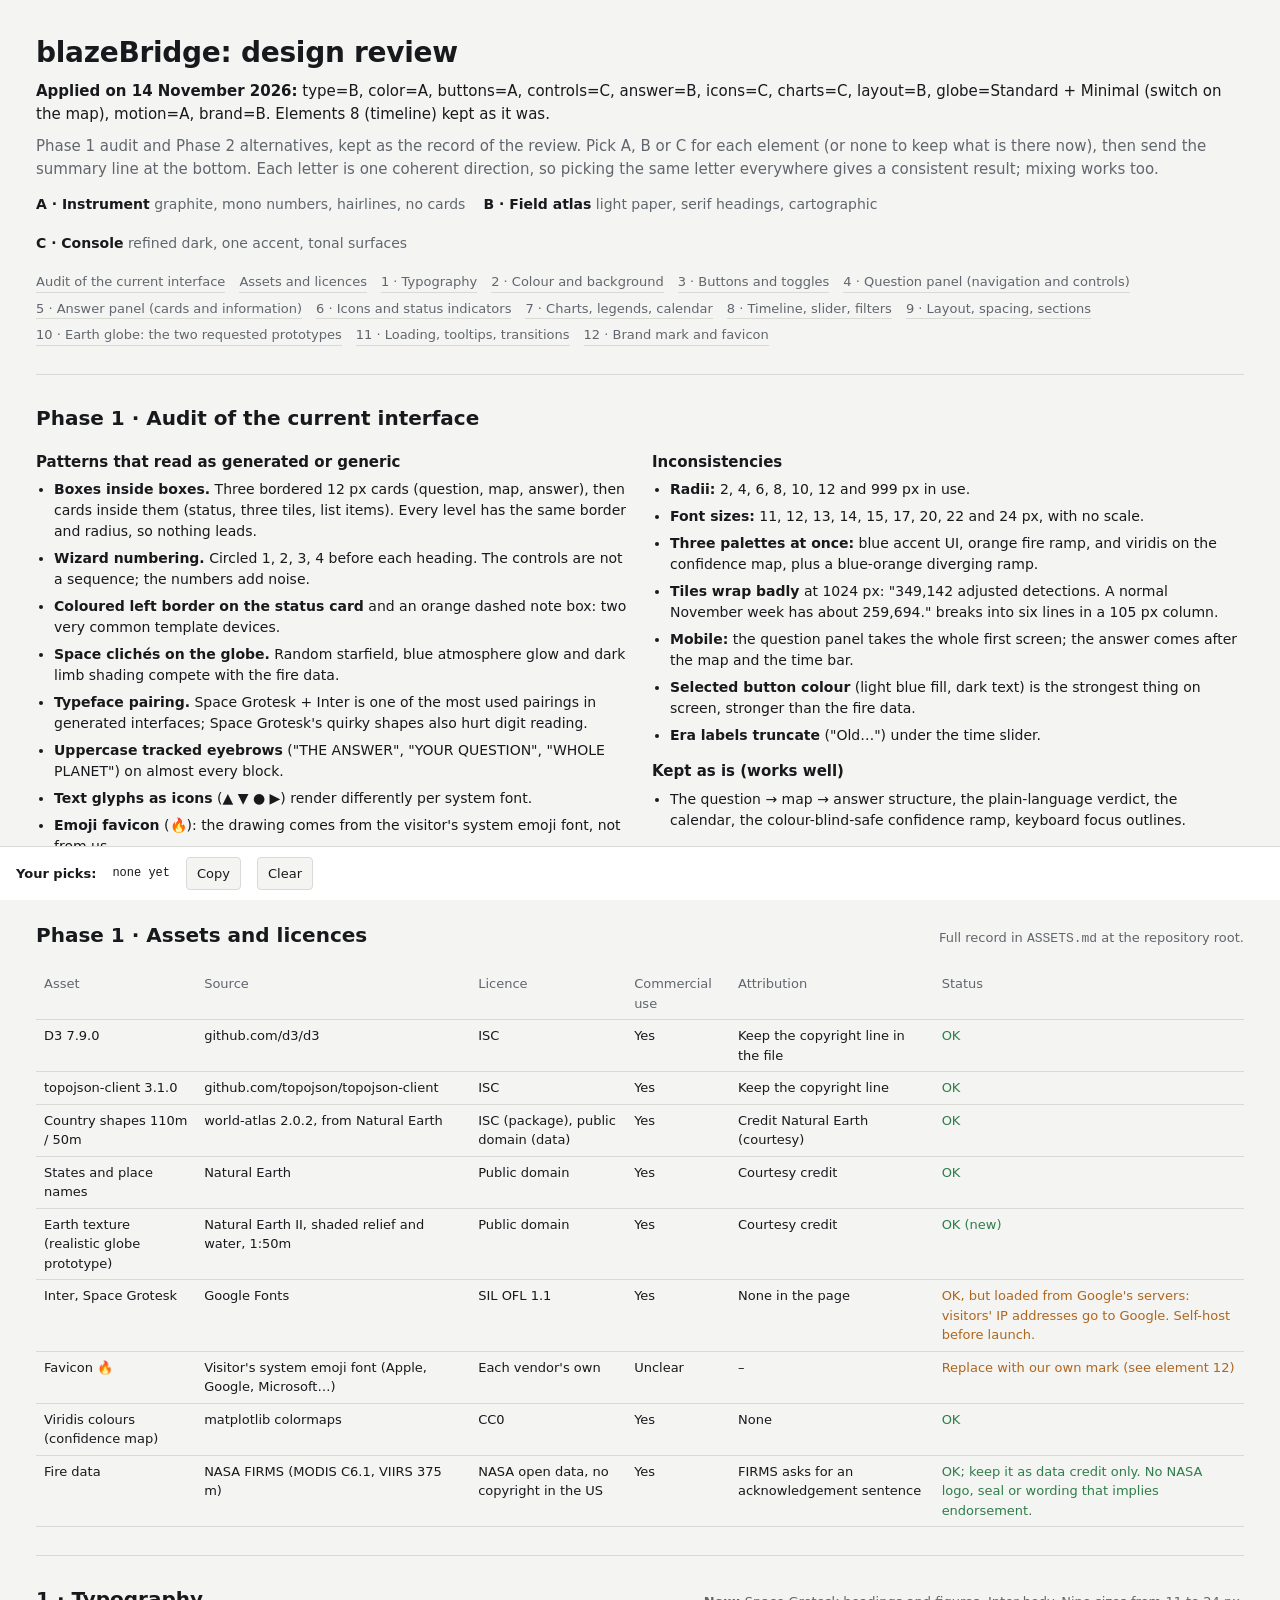
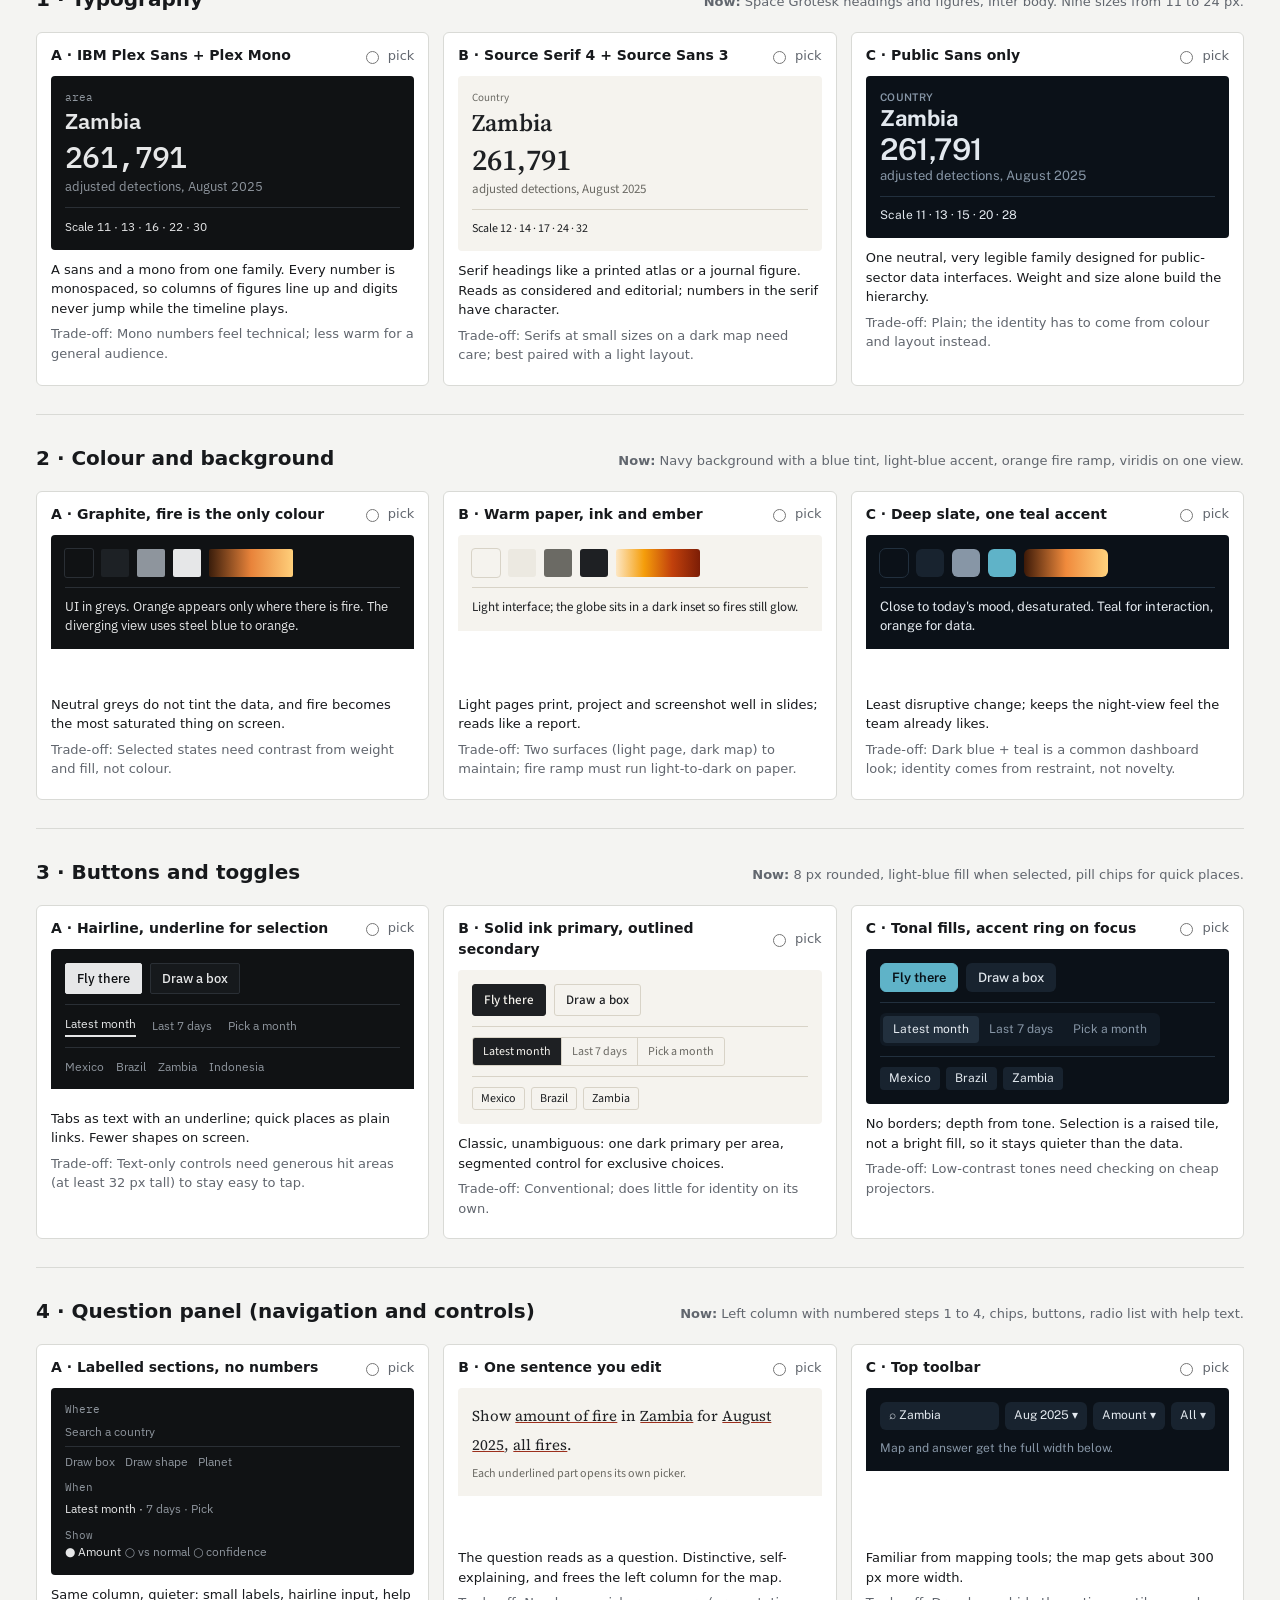
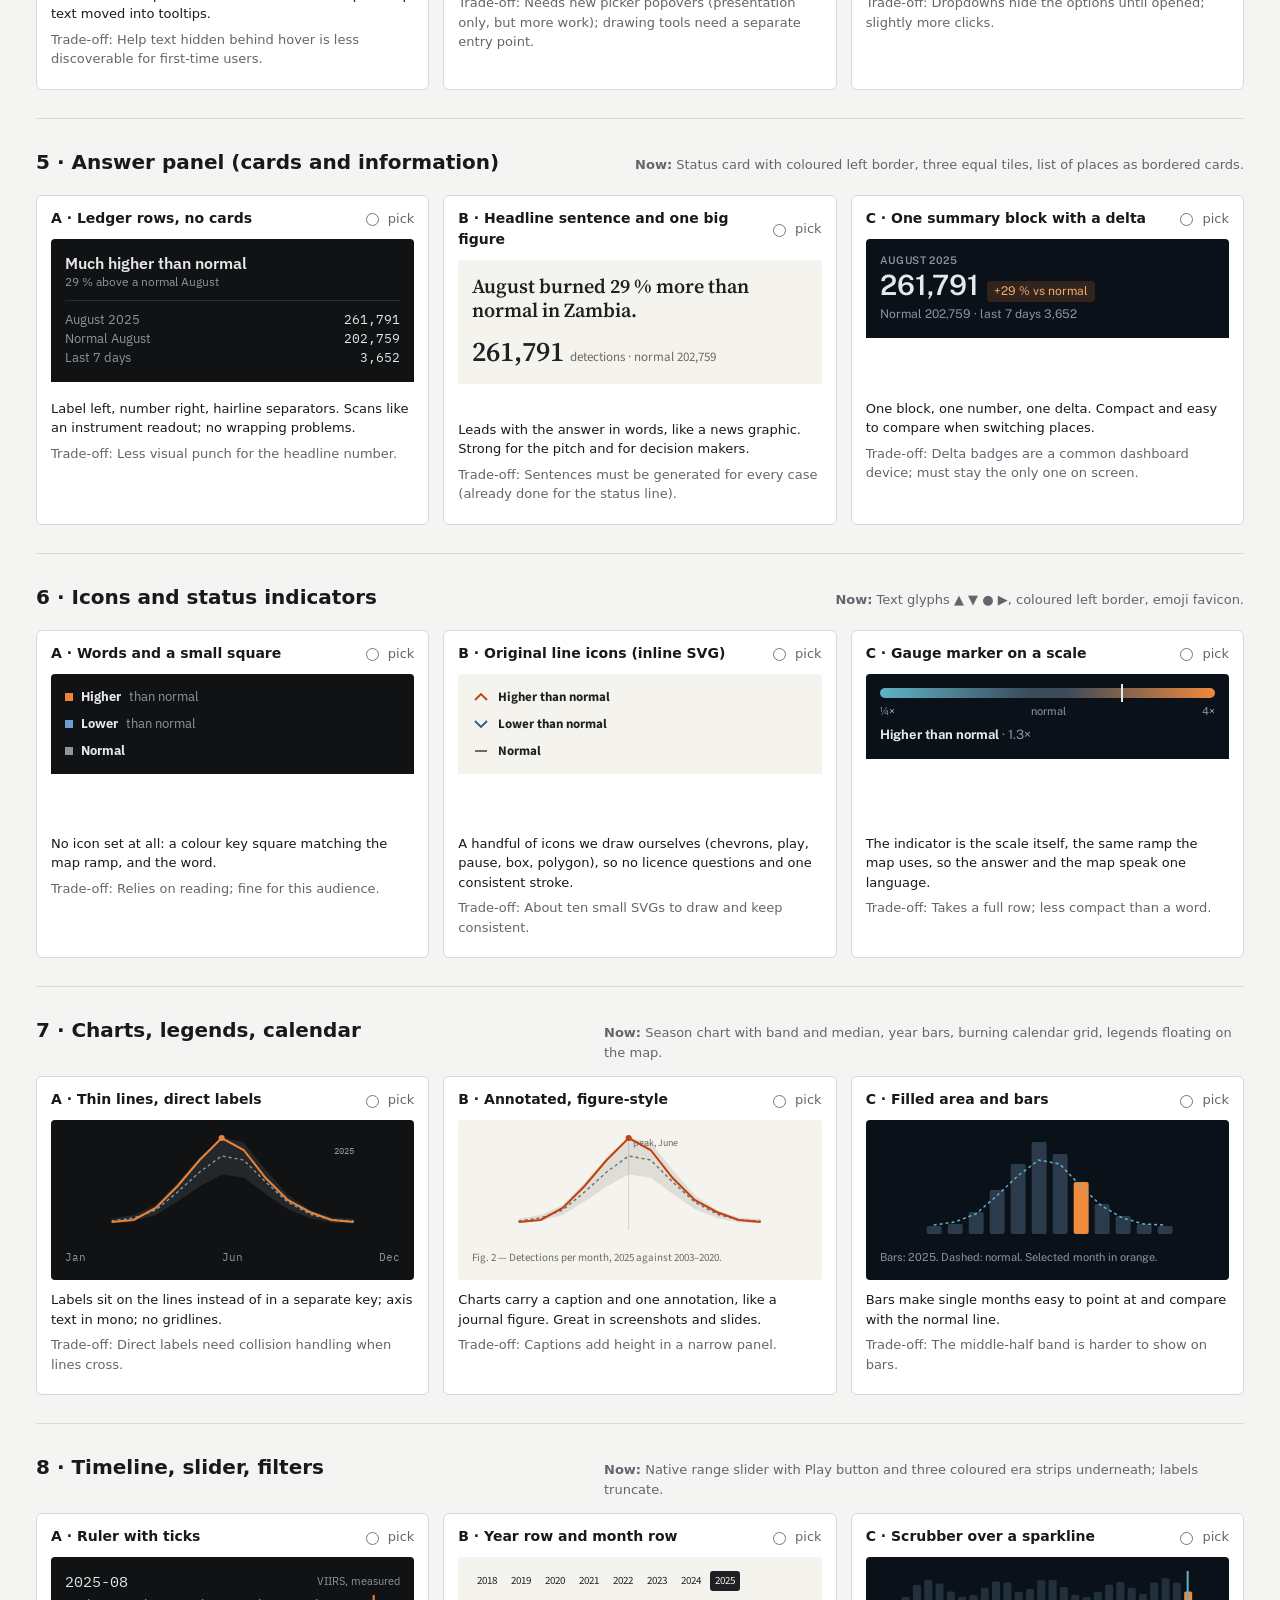
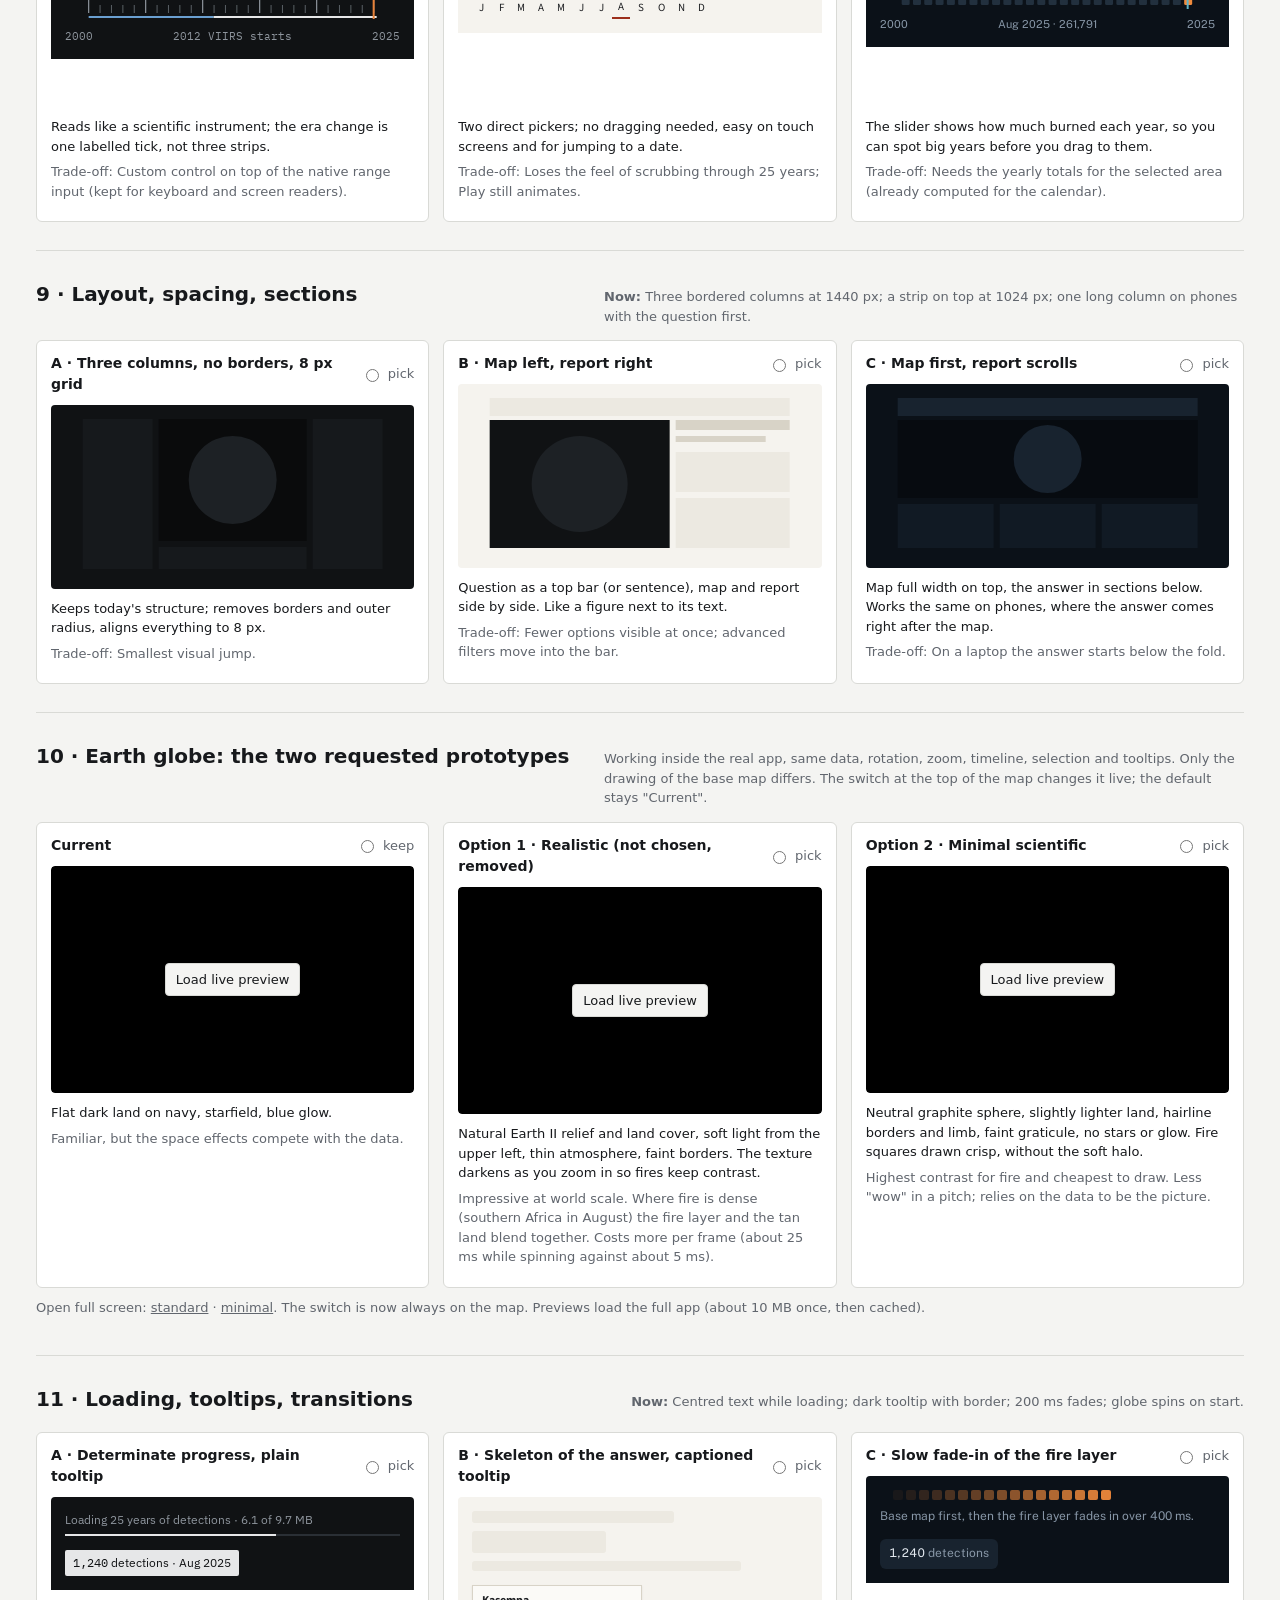
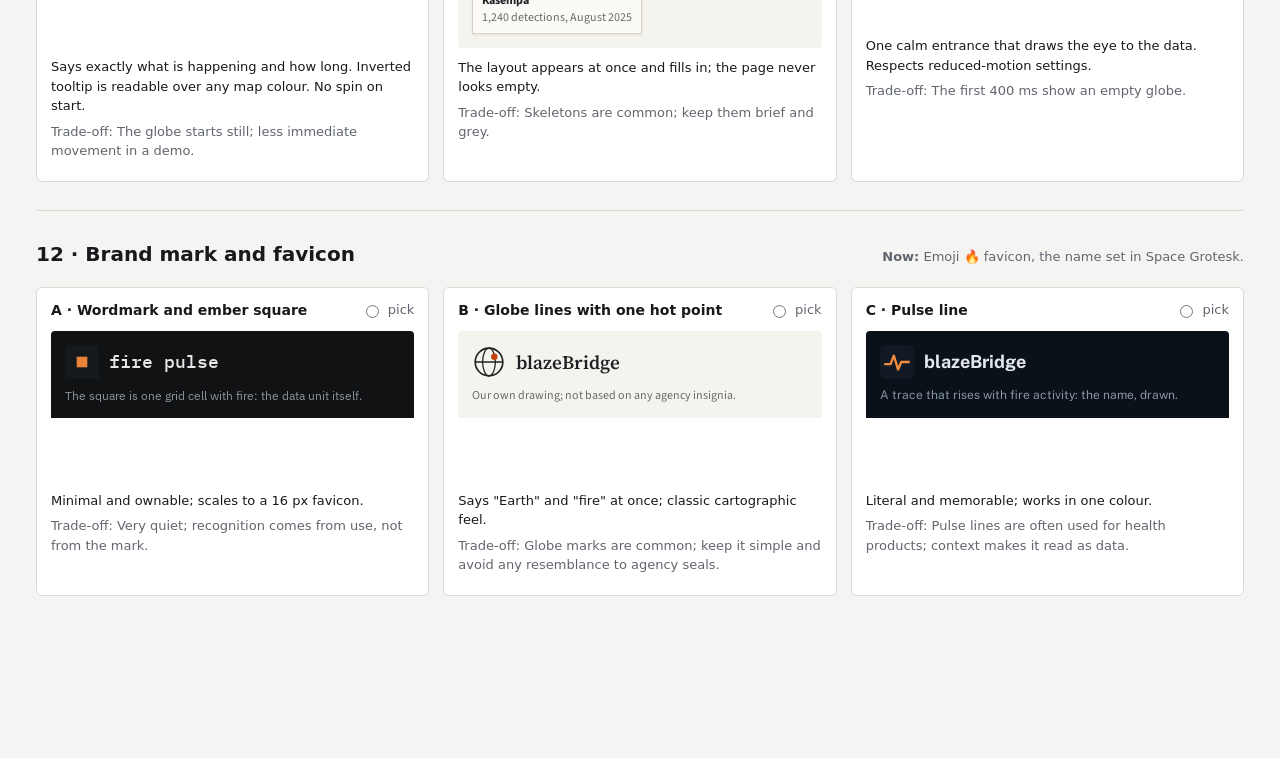
<file: static/design/index.html>
<!doctype html>
<html lang="en">
<head>
<meta charset="utf-8">
<meta name="viewport" content="width=device-width, initial-scale=1">
<title>blazeBridge design review</title>
<link rel="icon" href="data:image/svg+xml,%3Csvg xmlns='http://www.w3.org/2000/svg' viewBox='0 0 32 32'%3E%3Crect width='32' height='32' rx='4' fill='%23111316'/%3E%3Cpath d='M4 20h6l3-9 4 14 3-8h8' fill='none' stroke='%23e8833a' stroke-width='2.4' stroke-linejoin='round'/%3E%3C/svg%3E">
<!-- All five families are SIL Open Font License 1.1 (commercial use allowed). Loaded here only to preview them. -->
<link rel="stylesheet" href="https://fonts.googleapis.com/css2?family=IBM+Plex+Mono:wght@400;500&family=IBM+Plex+Sans:wght@400;500;600&family=Public+Sans:wght@400;500;600;700&family=Source+Sans+3:wght@400;600&family=Source+Serif+4:opsz,wght@8..60,500;8..60,600&display=swap">
<style>
/* Page chrome: neutral, so it does not take sides between the three directions. */
:root{--bg:#f4f4f2;--fg:#17191c;--muted:#61666e;--line:#d9dad6;--card:#fff;--pick:#17191c}
@media (prefers-color-scheme:dark){:root:not([data-theme="light"]){--bg:#121315;--fg:#e9e9e7;--muted:#9a9ea5;--line:#2b2d31;--card:#1a1b1e;--pick:#e9e9e7}}
:root[data-theme="dark"]{--bg:#121315;--fg:#e9e9e7;--muted:#9a9ea5;--line:#2b2d31;--card:#1a1b1e;--pick:#e9e9e7}
*{box-sizing:border-box}
body{margin:0;background:var(--bg);color:var(--fg);font:15px/1.5 system-ui,-apple-system,"Segoe UI",sans-serif}
.wrap{max-width:1240px;margin:0 auto;padding:32px 16px 80px}
h1{font-size:28px;margin:0 0 6px;letter-spacing:-.01em}
h2{font-size:20px;margin:0 0 4px}
h3{font-size:15px;margin:0}
p{margin:0 0 10px}
.muted{color:var(--muted)}
a{color:inherit}
nav.toc{display:flex;flex-wrap:wrap;gap:6px 14px;margin:18px 0 28px;font-size:13px}
nav.toc a{color:var(--muted);text-decoration:none;border-bottom:1px solid var(--line)}
section.cat{border-top:1px solid var(--line);padding:28px 0}
.cat-head{display:flex;flex-wrap:wrap;justify-content:space-between;align-items:baseline;gap:8px;margin-bottom:14px}
.now{font-size:13px;color:var(--muted);max-width:640px}
.opts{display:grid;grid-template-columns:repeat(3,minmax(0,1fr));gap:14px}
@media (max-width:900px){.opts{grid-template-columns:minmax(0,1fr)}}
.opt{background:var(--card);border:1px solid var(--line);border-radius:6px;display:flex;flex-direction:column;min-width:0}
.opt.sel{outline:2px solid var(--pick);outline-offset:-1px}
.opt-top{display:flex;justify-content:space-between;align-items:center;gap:8px;padding:12px 14px 0}
.opt-top b{font-size:14px}
.opt label{font-size:13px;display:flex;align-items:center;gap:6px;cursor:pointer;color:var(--muted)}
.prev{margin:10px 14px;border-radius:4px;overflow:hidden;min-height:150px}
.why{padding:0 14px 14px;font-size:13px}
.why p{margin:0 0 6px}
.why .t{color:var(--muted)}
.audit{display:grid;grid-template-columns:minmax(0,1fr) minmax(0,1fr);gap:24px}
@media (max-width:900px){.audit{grid-template-columns:minmax(0,1fr)}}
.audit ul{margin:6px 0 0;padding-left:18px;font-size:14px}
.audit li{margin-bottom:6px}
table{border-collapse:collapse;width:100%;font-size:13px}
th,td{text-align:left;padding:6px 8px;border-bottom:1px solid var(--line);vertical-align:top}
th{color:var(--muted);font-weight:500}
.ok{color:#2f7d4a} .warn{color:#b0661c}
@media (prefers-color-scheme:dark){:root:not([data-theme="light"]) .ok{color:#6fc28a} :root:not([data-theme="light"]) .warn{color:#e6a35c}}
.scroll{overflow-x:auto}
.summary{position:sticky;bottom:0;background:var(--card);border-top:1px solid var(--line);padding:10px 16px;display:flex;flex-wrap:wrap;gap:8px 16px;align-items:center;font-size:13px;z-index:5}
.summary code{font:12px ui-monospace,monospace;white-space:normal}
.summary button,.btnlink{font:inherit;font-size:13px;border:1px solid var(--line);background:var(--bg);color:var(--fg);border-radius:4px;padding:6px 10px;cursor:pointer;text-decoration:none}
.globes{display:grid;grid-template-columns:repeat(3,minmax(0,1fr));gap:14px}
@media (max-width:900px){.globes{grid-template-columns:minmax(0,1fr)}}
.gframe{aspect-ratio:16/10;background:#000;border-radius:4px;overflow:hidden;display:grid;place-items:center;color:#9a9ea5;font-size:13px}
.gframe iframe{width:100%;height:100%;border:0}

/* ---------- the three directions: their tokens ---------- */
.dA{--c-bg:#101214;--c-s1:#16191c;--c-s2:#1d2125;--c-line:#2a2f35;--c-fg:#e6e7e8;--c-mu:#8e959d;--c-ac:#e6e7e8;--c-fire:#e8833a;--c-fire2:#ffcf7a;--c-cool:#6a9fd0;
  --c-sans:"IBM Plex Sans",system-ui,sans-serif;--c-num:"IBM Plex Mono",ui-monospace,monospace;--c-head:"IBM Plex Sans",system-ui,sans-serif;--c-r:2px}
.dB{--c-bg:#f5f3ee;--c-s1:#fbfaf7;--c-s2:#ecE9e1;--c-line:#d8d3c7;--c-fg:#1e2023;--c-mu:#6b6a64;--c-ac:#9c2f1c;--c-fire:#c2410c;--c-fire2:#f59e0b;--c-cool:#2f5d8a;
  --c-sans:"Source Sans 3",system-ui,sans-serif;--c-num:"Source Sans 3",system-ui,sans-serif;--c-head:"Source Serif 4",Georgia,serif;--c-r:3px}
.dC{--c-bg:#0b1118;--c-s1:#111a24;--c-s2:#18232f;--c-line:#22303e;--c-fg:#e3e9ef;--c-mu:#8796a6;--c-ac:#5fb3c8;--c-fire:#f08a3c;--c-fire2:#ffd27d;--c-cool:#5fb3c8;
  --c-sans:"Public Sans",system-ui,sans-serif;--c-num:"Public Sans",system-ui,sans-serif;--c-head:"Public Sans",system-ui,sans-serif;--c-r:6px}
.dA,.dB,.dC{background:var(--c-bg);color:var(--c-fg);font:13px/1.45 var(--c-sans);padding:14px}
.dA .n,.dB .n,.dC .n{font-family:var(--c-num);font-variant-numeric:tabular-nums}
.mu{color:var(--c-mu)}
.k{font-size:11px;color:var(--c-mu)}
.dA .k{font-family:var(--c-num);letter-spacing:0;text-transform:none}
.dC .k{text-transform:uppercase;letter-spacing:.06em;font-weight:600;font-size:10.5px}
.hr{height:1px;background:var(--c-line);margin:10px 0}
.row{display:flex;gap:8px;align-items:center;flex-wrap:wrap}
.sw{width:28px;height:28px;border-radius:var(--c-r);display:inline-block}
.btn{font:500 13px var(--c-sans);border-radius:var(--c-r);padding:6px 11px;cursor:pointer;border:1px solid var(--c-line);background:var(--c-s1);color:var(--c-fg)}
.seg{display:inline-flex;border:1px solid var(--c-line);border-radius:var(--c-r);overflow:hidden}
.seg span{padding:5px 10px;font-size:12px;color:var(--c-mu);cursor:pointer}
.seg span+span{border-left:1px solid var(--c-line)}
</style>
</head>
<body>
<div class="wrap">
  <h1>blazeBridge: design review</h1>
  <p><b>Applied on 14 November 2026:</b> type=B, color=A, buttons=A, controls=C, answer=B, icons=C, charts=C, layout=B, globe=Standard + Minimal (switch on the map), motion=A, brand=B. Elements 8 (timeline) kept as it was.</p>
  <p class="muted">Phase 1 audit and Phase 2 alternatives, kept as the record of the review. Pick A, B or C for each element (or none to keep what is there now), then send the summary line at the bottom. Each letter is one coherent direction, so picking the same letter everywhere gives a consistent result; mixing works too.</p>
  <div class="row" style="gap:18px;margin:14px 0 0;font-size:14px">
    <span><b>A · Instrument</b> <span class="muted">graphite, mono numbers, hairlines, no cards</span></span>
    <span><b>B · Field atlas</b> <span class="muted">light paper, serif headings, cartographic</span></span>
    <span><b>C · Console</b> <span class="muted">refined dark, one accent, tonal surfaces</span></span>
  </div>
  <nav class="toc" id="toc"></nav>

  <section class="cat" id="audit">
    <div class="cat-head"><h2>Phase 1 · Audit of the current interface</h2></div>
    <div class="audit">
      <div>
        <h3>Patterns that read as generated or generic</h3>
        <ul>
          <li><b>Boxes inside boxes.</b> Three bordered 12 px cards (question, map, answer), then cards inside them (status, three tiles, list items). Every level has the same border and radius, so nothing leads.</li>
          <li><b>Wizard numbering.</b> Circled 1, 2, 3, 4 before each heading. The controls are not a sequence; the numbers add noise.</li>
          <li><b>Coloured left border on the status card</b> and an orange dashed note box: two very common template devices.</li>
          <li><b>Space clichés on the globe.</b> Random starfield, blue atmosphere glow and dark limb shading compete with the fire data.</li>
          <li><b>Typeface pairing.</b> Space Grotesk + Inter is one of the most used pairings in generated interfaces; Space Grotesk's quirky shapes also hurt digit reading.</li>
          <li><b>Uppercase tracked eyebrows</b> ("THE ANSWER", "YOUR QUESTION", "WHOLE PLANET") on almost every block.</li>
          <li><b>Text glyphs as icons</b> (▲ ▼ ● ▶) render differently per system font.</li>
          <li><b>Emoji favicon</b> (🔥): the drawing comes from the visitor's system emoji font, not from us.</li>
        </ul>
      </div>
      <div>
        <h3>Inconsistencies</h3>
        <ul>
          <li><b>Radii:</b> 2, 4, 6, 8, 10, 12 and 999 px in use.</li>
          <li><b>Font sizes:</b> 11, 12, 13, 14, 15, 17, 20, 22 and 24 px, with no scale.</li>
          <li><b>Three palettes at once:</b> blue accent UI, orange fire ramp, and viridis on the confidence map, plus a blue-orange diverging ramp.</li>
          <li><b>Tiles wrap badly</b> at 1024 px: "349,142 adjusted detections. A normal November week has about 259,694." breaks into six lines in a 105 px column.</li>
          <li><b>Mobile:</b> the question panel takes the whole first screen; the answer comes after the map and the time bar.</li>
          <li><b>Selected button colour</b> (light blue fill, dark text) is the strongest thing on screen, stronger than the fire data.</li>
          <li><b>Era labels truncate</b> ("Old…") under the time slider.</li>
        </ul>
        <h3 style="margin-top:14px">Kept as is (works well)</h3>
        <ul>
          <li>The question → map → answer structure, the plain-language verdict, the calendar, the colour-blind-safe confidence ramp, keyboard focus outlines.</li>
        </ul>
      </div>
    </div>
  </section>

  <section class="cat" id="licensing">
    <div class="cat-head"><h2>Phase 1 · Assets and licences</h2><span class="now">Full record in <code>ASSETS.md</code> at the repository root.</span></div>
    <div class="scroll"><table>
      <tr><th>Asset</th><th>Source</th><th>Licence</th><th>Commercial use</th><th>Attribution</th><th>Status</th></tr>
      <tr><td>D3 7.9.0</td><td>github.com/d3/d3</td><td>ISC</td><td>Yes</td><td>Keep the copyright line in the file</td><td class="ok">OK</td></tr>
      <tr><td>topojson-client 3.1.0</td><td>github.com/topojson/topojson-client</td><td>ISC</td><td>Yes</td><td>Keep the copyright line</td><td class="ok">OK</td></tr>
      <tr><td>Country shapes 110m / 50m</td><td>world-atlas 2.0.2, from Natural Earth</td><td>ISC (package), public domain (data)</td><td>Yes</td><td>Credit Natural Earth (courtesy)</td><td class="ok">OK</td></tr>
      <tr><td>States and place names</td><td>Natural Earth</td><td>Public domain</td><td>Yes</td><td>Courtesy credit</td><td class="ok">OK</td></tr>
      <tr><td>Earth texture (realistic globe prototype)</td><td>Natural Earth II, shaded relief and water, 1:50m</td><td>Public domain</td><td>Yes</td><td>Courtesy credit</td><td class="ok">OK (new)</td></tr>
      <tr><td>Inter, Space Grotesk</td><td>Google Fonts</td><td>SIL OFL 1.1</td><td>Yes</td><td>None in the page</td><td class="warn">OK, but loaded from Google's servers: visitors' IP addresses go to Google. Self-host before launch.</td></tr>
      <tr><td>Favicon 🔥</td><td>Visitor's system emoji font (Apple, Google, Microsoft…)</td><td>Each vendor's own</td><td>Unclear</td><td>–</td><td class="warn">Replace with our own mark (see element 12)</td></tr>
      <tr><td>Viridis colours (confidence map)</td><td>matplotlib colormaps</td><td>CC0</td><td>Yes</td><td>None</td><td class="ok">OK</td></tr>
      <tr><td>Fire data</td><td>NASA FIRMS (MODIS C6.1, VIIRS 375 m)</td><td>NASA open data, no copyright in the US</td><td>Yes</td><td>FIRMS asks for an acknowledgement sentence</td><td class="ok">OK; keep it as data credit only. No NASA logo, seal or wording that implies endorsement.</td></tr>
    </table></div>
  </section>

  <div id="cats"></div>

  <section class="cat" id="globe">
    <div class="cat-head"><h2>10 · Earth globe: the two requested prototypes</h2><span class="now">Working inside the real app, same data, rotation, zoom, timeline, selection and tooltips. Only the drawing of the base map differs. The switch at the top of the map changes it live; the default stays "Current".</span></div>
    <div class="globes">
      <div class="opt" data-cat="globe" data-v="current"><div class="opt-top"><b>Current</b><label><input type="radio" name="globe" value="current"> keep</label></div>
        <div class="prev"><div class="gframe" data-src="/?globe=standard#a=world&t=2025-08"><button class="btnlink" type="button">Load live preview</button></div></div>
        <div class="why"><p>Flat dark land on navy, starfield, blue glow.</p><p class="t">Familiar, but the space effects compete with the data.</p></div></div>
      <div class="opt" data-cat="globe" data-v="realistic"><div class="opt-top"><b>Option 1 · Realistic (not chosen, removed)</b><label><input type="radio" name="globe" value="realistic"> pick</label></div>
        <div class="prev"><div class="gframe" data-src="/?globe=standard#a=world&t=2025-08"><button class="btnlink" type="button">Load live preview</button></div></div>
        <div class="why"><p>Natural Earth II relief and land cover, soft light from the upper left, thin atmosphere, faint borders. The texture darkens as you zoom in so fires keep contrast.</p><p class="t">Impressive at world scale. Where fire is dense (southern Africa in August) the fire layer and the tan land blend together. Costs more per frame (about 25 ms while spinning against about 5 ms).</p></div></div>
      <div class="opt" data-cat="globe" data-v="scientific"><div class="opt-top"><b>Option 2 · Minimal scientific</b><label><input type="radio" name="globe" value="scientific"> pick</label></div>
        <div class="prev"><div class="gframe" data-src="/?globe=minimal#a=world&t=2025-08"><button class="btnlink" type="button">Load live preview</button></div></div>
        <div class="why"><p>Neutral graphite sphere, slightly lighter land, hairline borders and limb, faint graticule, no stars or glow. Fire squares drawn crisp, without the soft halo.</p><p class="t">Highest contrast for fire and cheapest to draw. Less "wow" in a pitch; relies on the data to be the picture.</p></div></div>
    </div>
    <p class="muted" style="margin-top:10px;font-size:13px">Open full screen: <a href="/?globe=standard">standard</a> · <a href="/?globe=minimal">minimal</a>. The switch is now always on the map. Previews load the full app (about 10 MB once, then cached).</p>
  </section>
</div>

<div class="summary"><b>Your picks:</b> <code id="sumLine">none yet</code> <button type="button" id="copy">Copy</button> <button type="button" id="reset">Clear</button> <span id="copied" class="muted"></span></div>

<script>
/* Each element: what it is now, then A, B, C as [title, preview HTML, rationale, trade-off]. Previews use the
   direction tokens (.dA .dB .dC) defined above. */
const season = (stroke, band, med, cur, extra='') => {
  const pts = [8,10,22,44,70,92,80,52,30,18,10,8], md = [9,12,20,38,58,74,70,48,28,16,10,9];
  const x = i => 10 + i*22, y = v => 96 - v;
  const P = a => a.map((v,i) => `${x(i)},${y(v)}`).join(' ');
  return `<svg viewBox="0 0 262 110" width="100%" height="110" aria-hidden="true">
    ${extra}
    <polygon points="${md.map((v,i)=>`${x(i)},${y(v*1.25)}`).join(' ')} ${md.slice().reverse().map((v,i)=>`${x(11-i)},${y(v*.75)}`).join(' ')}" fill="${band}" />
    <polyline points="${P(md)}" fill="none" stroke="${med}" stroke-width="1.4" stroke-dasharray="3 3"/>
    <polyline points="${P(pts)}" fill="none" stroke="${cur}" stroke-width="2"/>
    <circle cx="${x(5)}" cy="${y(92)}" r="3" fill="${cur}"/>
  </svg>`;
};
const CATS = [
 {id:'type', name:'1 · Typography', now:'Space Grotesk headings and figures, Inter body. Nine sizes from 11 to 24 px.',
  A:['IBM Plex Sans + Plex Mono', `<div class="dA"><div class="k">area</div><div style="font:600 22px var(--c-head)">Zambia</div><div class="n" style="font-size:30px;font-weight:500;letter-spacing:-.02em">261,791</div><div class="mu">adjusted detections, August 2025</div><div class="hr"></div><div style="font-size:12px">Scale 11 · 13 · 16 · 22 · 30</div></div>`,
     'A sans and a mono from one family. Every number is monospaced, so columns of figures line up and digits never jump while the timeline plays.', 'Mono numbers feel technical; less warm for a general audience.'],
  B:['Source Serif 4 + Source Sans 3', `<div class="dB"><div class="k">Country</div><div style="font:600 24px var(--c-head)">Zambia</div><div class="n" style="font:600 30px var(--c-head)">261,791</div><div class="mu">adjusted detections, August 2025</div><div class="hr"></div><div style="font-size:12px">Scale 12 · 14 · 17 · 24 · 32</div></div>`,
     'Serif headings like a printed atlas or a journal figure. Reads as considered and editorial; numbers in the serif have character.', 'Serifs at small sizes on a dark map need care; best paired with a light layout.'],
  C:['Public Sans only', `<div class="dC"><div class="k">Country</div><div style="font:700 22px var(--c-head)">Zambia</div><div class="n" style="font:600 30px var(--c-num);letter-spacing:-.02em">261,791</div><div class="mu">adjusted detections, August 2025</div><div class="hr"></div><div style="font-size:12px">Scale 11 · 13 · 15 · 20 · 28</div></div>`,
     'One neutral, very legible family designed for public-sector data interfaces. Weight and size alone build the hierarchy.', 'Plain; the identity has to come from colour and layout instead.']},
 {id:'color', name:'2 · Colour and background', now:'Navy background with a blue tint, light-blue accent, orange fire ramp, viridis on one view.',
  A:['Graphite, fire is the only colour', `<div class="dA"><div class="row"><span class="sw" style="background:#101214;outline:1px solid #2a2f35"></span><span class="sw" style="background:#1d2125"></span><span class="sw" style="background:#8e959d"></span><span class="sw" style="background:#e6e7e8"></span><span class="sw" style="background:linear-gradient(90deg,#3a1d0b,#e8833a,#ffcf7a);width:84px"></span></div><div class="hr"></div><div>UI in greys. Orange appears only where there is fire. The diverging view uses steel blue to orange.</div></div>`,
     'Neutral greys do not tint the data, and fire becomes the most saturated thing on screen.', 'Selected states need contrast from weight and fill, not colour.'],
  B:['Warm paper, ink and ember', `<div class="dB"><div class="row"><span class="sw" style="background:#f5f3ee;outline:1px solid #d8d3c7"></span><span class="sw" style="background:#ecE9e1"></span><span class="sw" style="background:#6b6a64"></span><span class="sw" style="background:#1e2023"></span><span class="sw" style="background:linear-gradient(90deg,#fde7c4,#f59e0b,#c2410c,#7c1d06);width:84px"></span></div><div class="hr"></div><div>Light interface; the globe sits in a dark inset so fires still glow.</div></div>`,
     'Light pages print, project and screenshot well in slides; reads like a report.', 'Two surfaces (light page, dark map) to maintain; fire ramp must run light-to-dark on paper.'],
  C:['Deep slate, one teal accent', `<div class="dC"><div class="row"><span class="sw" style="background:#0b1118;outline:1px solid #22303e"></span><span class="sw" style="background:#18232f"></span><span class="sw" style="background:#8796a6"></span><span class="sw" style="background:#5fb3c8"></span><span class="sw" style="background:linear-gradient(90deg,#3d1a08,#f08a3c,#ffd27d);width:84px"></span></div><div class="hr"></div><div>Close to today's mood, desaturated. Teal for interaction, orange for data.</div></div>`,
     'Least disruptive change; keeps the night-view feel the team already likes.', 'Dark blue + teal is a common dashboard look; identity comes from restraint, not novelty.']},
 {id:'buttons', name:'3 · Buttons and toggles', now:'8 px rounded, light-blue fill when selected, pill chips for quick places.',
  A:['Hairline, underline for selection', `<div class="dA"><div class="row"><button class="btn" style="background:#e6e7e8;color:#101214;border-color:#e6e7e8">Fly there</button><button class="btn">Draw a box</button></div><div class="hr"></div><div class="row" style="gap:16px;font-size:12px"><span style="border-bottom:2px solid #e6e7e8;padding-bottom:3px">Latest month</span><span class="mu">Last 7 days</span><span class="mu">Pick a month</span></div><div class="hr"></div><div class="row mu" style="font-size:12px;gap:12px"><span>Mexico</span><span>Brazil</span><span>Zambia</span><span>Indonesia</span></div></div>`,
     'Tabs as text with an underline; quick places as plain links. Fewer shapes on screen.', 'Text-only controls need generous hit areas (at least 32 px tall) to stay easy to tap.'],
  B:['Solid ink primary, outlined secondary', `<div class="dB"><div class="row"><button class="btn" style="background:#1e2023;color:#f5f3ee;border-color:#1e2023">Fly there</button><button class="btn" style="background:transparent">Draw a box</button></div><div class="hr"></div><div class="seg"><span style="background:#1e2023;color:#f5f3ee">Latest month</span><span>Last 7 days</span><span>Pick a month</span></div><div class="hr"></div><div class="row" style="font-size:12px;gap:6px"><span style="border:1px solid #d8d3c7;padding:2px 8px;border-radius:3px">Mexico</span><span style="border:1px solid #d8d3c7;padding:2px 8px;border-radius:3px">Brazil</span><span style="border:1px solid #d8d3c7;padding:2px 8px;border-radius:3px">Zambia</span></div></div>`,
     'Classic, unambiguous: one dark primary per area, segmented control for exclusive choices.', 'Conventional; does little for identity on its own.'],
  C:['Tonal fills, accent ring on focus', `<div class="dC"><div class="row"><button class="btn" style="background:#5fb3c8;color:#071017;border-color:#5fb3c8;font-weight:600">Fly there</button><button class="btn" style="border-color:transparent;background:#18232f">Draw a box</button></div><div class="hr"></div><div class="seg" style="background:#111a24;border-color:transparent;padding:2px"><span style="background:#22303e;color:#e3e9ef;border-radius:4px">Latest month</span><span style="border:0">Last 7 days</span><span style="border:0">Pick a month</span></div><div class="hr"></div><div class="row" style="font-size:12px;gap:6px"><span style="background:#18232f;padding:3px 9px;border-radius:4px">Mexico</span><span style="background:#18232f;padding:3px 9px;border-radius:4px">Brazil</span><span style="background:#18232f;padding:3px 9px;border-radius:4px">Zambia</span></div></div>`,
     'No borders; depth from tone. Selection is a raised tile, not a bright fill, so it stays quieter than the data.', 'Low-contrast tones need checking on cheap projectors.']},
 {id:'controls', name:'4 · Question panel (navigation and controls)', now:'Left column with numbered steps 1 to 4, chips, buttons, radio list with help text.',
  A:['Labelled sections, no numbers', `<div class="dA" style="font-size:12px"><div class="k">Where</div><div style="border-bottom:1px solid #2a2f35;padding:5px 0" class="mu">Search a country</div><div class="row mu" style="gap:10px;margin:6px 0 10px"><span>Draw box</span><span>Draw shape</span><span>Planet</span></div><div class="k">When</div><div style="margin:4px 0 10px">Latest month · <span class="mu">7 days · Pick</span></div><div class="k">Show</div><div>● Amount  <span class="mu">○ vs normal  ○ confidence</span></div></div>`,
     'Same column, quieter: small labels, hairline input, help text moved into tooltips.', 'Help text hidden behind hover is less discoverable for first-time users.'],
  B:['One sentence you edit', `<div class="dB" style="font:15px/1.9 var(--c-head)">Show <u style="text-decoration-color:#9c2f1c">amount of fire</u> in <u style="text-decoration-color:#9c2f1c">Zambia</u> for <u style="text-decoration-color:#9c2f1c">August 2025</u>, <u style="text-decoration-color:#9c2f1c">all fires</u>.<div class="mu" style="font:12px var(--c-sans);margin-top:6px">Each underlined part opens its own picker.</div></div>`,
     'The question reads as a question. Distinctive, self-explaining, and frees the left column for the map.', 'Needs new picker popovers (presentation only, but more work); drawing tools need a separate entry point.'],
  C:['Top toolbar', `<div class="dC" style="font-size:12px"><div class="row" style="gap:6px"><span style="background:#18232f;padding:5px 9px;border-radius:6px;flex:1">⌕ Zambia</span><span style="background:#18232f;padding:5px 9px;border-radius:6px">Aug 2025 ▾</span><span style="background:#18232f;padding:5px 9px;border-radius:6px">Amount ▾</span><span style="background:#18232f;padding:5px 9px;border-radius:6px">All ▾</span></div><div class="mu" style="margin-top:10px">Map and answer get the full width below.</div></div>`,
     'Familiar from mapping tools; the map gets about 300 px more width.', 'Dropdowns hide the options until opened; slightly more clicks.']},
 {id:'answer', name:'5 · Answer panel (cards and information)', now:'Status card with coloured left border, three equal tiles, list of places as bordered cards.',
  A:['Ledger rows, no cards', `<div class="dA"><div style="font:600 16px var(--c-head)">Much higher than normal</div><div class="mu" style="font-size:12px">29 % above a normal August</div><div class="hr"></div><div class="row" style="justify-content:space-between"><span class="mu">August 2025</span><span class="n">261,791</span></div><div class="row" style="justify-content:space-between"><span class="mu">Normal August</span><span class="n">202,759</span></div><div class="row" style="justify-content:space-between"><span class="mu">Last 7 days</span><span class="n">3,652</span></div></div>`,
     'Label left, number right, hairline separators. Scans like an instrument readout; no wrapping problems.', 'Less visual punch for the headline number.'],
  B:['Headline sentence and one big figure', `<div class="dB"><div style="font:600 20px/1.2 var(--c-head)">August burned 29&nbsp;% more than normal in Zambia.</div><div class="row" style="margin-top:10px;align-items:baseline;gap:6px"><span class="n" style="font:600 28px var(--c-head)">261,791</span><span class="mu">detections · normal 202,759</span></div></div>`,
     'Leads with the answer in words, like a news graphic. Strong for the pitch and for decision makers.', 'Sentences must be generated for every case (already done for the status line).'],
  C:['One summary block with a delta', `<div class="dC"><div class="k">August 2025</div><div class="row" style="align-items:baseline;gap:8px"><span class="n" style="font:600 28px var(--c-num)">261,791</span><span style="background:rgba(240,138,60,.16);color:#f6a868;padding:2px 7px;border-radius:4px;font-size:12px">+29 % vs normal</span></div><div class="mu" style="font-size:12px;margin-top:4px">Normal 202,759 · last 7 days 3,652</div></div>`,
     'One block, one number, one delta. Compact and easy to compare when switching places.', 'Delta badges are a common dashboard device; must stay the only one on screen.']},
 {id:'icons', name:'6 · Icons and status indicators', now:'Text glyphs ▲ ▼ ● ▶, coloured left border, emoji favicon.',
  A:['Words and a small square', `<div class="dA"><div class="row"><span style="width:8px;height:8px;background:#e8833a;display:inline-block"></span><b>Higher</b><span class="mu">than normal</span></div><div class="row" style="margin-top:8px"><span style="width:8px;height:8px;background:#6a9fd0;display:inline-block"></span><b>Lower</b><span class="mu">than normal</span></div><div class="row" style="margin-top:8px"><span style="width:8px;height:8px;background:#8e959d;display:inline-block"></span><b>Normal</b></div></div>`,
     'No icon set at all: a colour key square matching the map ramp, and the word.', 'Relies on reading; fine for this audience.'],
  B:['Original line icons (inline SVG)', `<div class="dB"><div class="row"><svg width="18" height="18" viewBox="0 0 18 18"><path d="M3 12l6-6 6 6" fill="none" stroke="#c2410c" stroke-width="1.8"/></svg><b>Higher than normal</b></div><div class="row" style="margin-top:8px"><svg width="18" height="18" viewBox="0 0 18 18"><path d="M3 6l6 6 6-6" fill="none" stroke="#2f5d8a" stroke-width="1.8"/></svg><b>Lower than normal</b></div><div class="row" style="margin-top:8px"><svg width="18" height="18" viewBox="0 0 18 18"><path d="M3 9h12" stroke="#6b6a64" stroke-width="1.8"/></svg><b>Normal</b></div></div>`,
     'A handful of icons we draw ourselves (chevrons, play, pause, box, polygon), so no licence questions and one consistent stroke.', 'About ten small SVGs to draw and keep consistent.'],
  C:['Gauge marker on a scale', `<div class="dC"><div style="position:relative;height:10px;border-radius:5px;background:linear-gradient(90deg,#5fb3c8,#3b4a59 45%,#3b4a59 55%,#f08a3c)"><span style="position:absolute;left:72%;top:-4px;width:2px;height:18px;background:#e3e9ef"></span></div><div class="row mu" style="justify-content:space-between;font-size:11px;margin-top:6px"><span>¼×</span><span>normal</span><span>4×</span></div><div style="margin-top:6px"><b>Higher than normal</b> <span class="mu">· 1.3×</span></div></div>`,
     'The indicator is the scale itself, the same ramp the map uses, so the answer and the map speak one language.', 'Takes a full row; less compact than a word.']},
 {id:'charts', name:'7 · Charts, legends, calendar', now:'Season chart with band and median, year bars, burning calendar grid, legends floating on the map.',
  A:['Thin lines, direct labels', `<div class="dA">${season('', 'rgba(142,149,157,.16)', '#8e959d', '#e8833a', '<text x="232" y="20" fill="#8e959d" font-size="9" font-family="IBM Plex Mono">2025</text>')}<div class="row k" style="justify-content:space-between"><span>Jan</span><span>Jun</span><span>Dec</span></div></div>`,
     'Labels sit on the lines instead of in a separate key; axis text in mono; no gridlines.', 'Direct labels need collision handling when lines cross.'],
  B:['Annotated, figure-style', `<div class="dB">${season('', 'rgba(107,106,100,.16)', '#6b6a64', '#c2410c', '<line x1="120" x2="120" y1="4" y2="96" stroke="#d8d3c7"/><text x="124" y="12" fill="#6b6a64" font-size="10" font-family="Source Serif 4">peak, June</text>')}<div class="mu" style="font-size:11px">Fig. 2 — Detections per month, 2025 against 2003–2020.</div></div>`,
     'Charts carry a caption and one annotation, like a journal figure. Great in screenshots and slides.', 'Captions add height in a narrow panel.'],
  C:['Filled area and bars', `<div class="dC"><svg viewBox="0 0 262 110" width="100%" height="110" aria-hidden="true">${[8,10,22,44,70,92,80,52,30,18,10,8].map((v,i)=>`<rect x="${10+i*21}" y="${100-v}" width="15" height="${v}" rx="2" fill="${i===7?'#f08a3c':'#2b3b4b'}"/>`).join('')}<polyline points="${[9,12,20,38,58,74,70,48,28,16,10,9].map((v,i)=>`${17+i*21},${100-v}`).join(' ')}" fill="none" stroke="#5fb3c8" stroke-width="1.5" stroke-dasharray="3 3"/></svg><div class="mu" style="font-size:11px">Bars: 2025. Dashed: normal. Selected month in orange.</div></div>`,
     'Bars make single months easy to point at and compare with the normal line.', 'The middle-half band is harder to show on bars.']},
 {id:'timeline', name:'8 · Timeline, slider, filters', now:'Native range slider with Play button and three coloured era strips underneath; labels truncate.',
  A:['Ruler with ticks', `<div class="dA"><div class="row" style="justify-content:space-between"><span class="n" style="font-size:15px">2025-08</span><span class="mu" style="font-size:11px">VIIRS, measured</span></div><svg viewBox="0 0 300 30" width="100%" height="30">${Array.from({length:26},(_,i)=>`<line x1="${6+i*11.4}" x2="${6+i*11.4}" y1="${i%5===0?6:12}" y2="20" stroke="#8e959d" stroke-width="${i%5===0?1.2:.6}"/>`).join('')}<rect x="6" y="23" width="125" height="2" fill="#6a9fd0"/><rect x="131" y="23" width="163" height="2" fill="#e6e7e8"/><line x1="291" x2="291" y1="2" y2="26" stroke="#e8833a" stroke-width="2"/></svg><div class="row k" style="justify-content:space-between"><span>2000</span><span>2012 VIIRS starts</span><span>2025</span></div></div>`,
     'Reads like a scientific instrument; the era change is one labelled tick, not three strips.', 'Custom control on top of the native range input (kept for keyboard and screen readers).'],
  B:['Year row and month row', `<div class="dB"><div class="row" style="font-size:11px;gap:4px;flex-wrap:nowrap;overflow:hidden">${['2018','2019','2020','2021','2022','2023','2024','2025'].map(y=>`<span style="padding:2px 5px;${y==='2025'?'background:#1e2023;color:#f5f3ee;':''}border-radius:3px">${y}</span>`).join('')}</div><div class="row" style="font-size:11px;gap:2px;margin-top:6px">${'JFMAMJJASOND'.split('').map((m,i)=>`<span style="width:18px;text-align:center;padding:2px 0;${i===7?'border-bottom:2px solid #9c2f1c':''}">${m}</span>`).join('')}</div></div>`,
     'Two direct pickers; no dragging needed, easy on touch screens and for jumping to a date.', 'Loses the feel of scrubbing through 25 years; Play still animates.'],
  C:['Scrubber over a sparkline', `<div class="dC"><svg viewBox="0 0 300 40" width="100%" height="40">${Array.from({length:26},(_,i)=>{const h=8+22*Math.abs(Math.sin(i*.9)+Math.sin(i*.31))/2;return `<rect x="${4+i*11.3}" y="${34-h}" width="8" height="${h}" rx="1.5" fill="${i===25?'#f08a3c':'#22303e'}"/>`}).join('')}<line x1="290" x2="290" y1="0" y2="38" stroke="#5fb3c8" stroke-width="2"/></svg><div class="row mu" style="justify-content:space-between;font-size:11px"><span>2000</span><span>Aug 2025 · 261,791</span><span>2025</span></div></div>`,
     'The slider shows how much burned each year, so you can spot big years before you drag to them.', 'Needs the yearly totals for the selected area (already computed for the calendar).']},
 {id:'layout', name:'9 · Layout, spacing, sections', now:'Three bordered columns at 1440 px; a strip on top at 1024 px; one long column on phones with the question first.',
  A:['Three columns, no borders, 8 px grid', `<div class="dA"><svg viewBox="0 0 300 150" width="100%" height="150"><rect x="0" y="0" width="70" height="150" fill="#16191c"/><rect x="76" y="0" width="148" height="122" fill="#0a0b0c"/><rect x="76" y="128" width="148" height="22" fill="#16191c"/><rect x="230" y="0" width="70" height="150" fill="#16191c"/><circle cx="150" cy="61" r="44" fill="#1d2125"/></svg></div>`,
     'Keeps today\'s structure; removes borders and outer radius, aligns everything to 8 px.', 'Smallest visual jump.'],
  B:['Map left, report right', `<div class="dB"><svg viewBox="0 0 300 150" width="100%" height="150"><rect x="0" y="0" width="300" height="18" fill="#ecE9e1"/><rect x="0" y="22" width="180" height="128" fill="#101214"/><circle cx="90" cy="86" r="48" fill="#1d2125"/><rect x="186" y="22" width="114" height="10" fill="#d8d3c7"/><rect x="186" y="38" width="90" height="6" fill="#d8d3c7"/><rect x="186" y="54" width="114" height="40" fill="#ecE9e1"/><rect x="186" y="100" width="114" height="50" fill="#ecE9e1"/></svg></div>`,
     'Question as a top bar (or sentence), map and report side by side. Like a figure next to its text.', 'Fewer options visible at once; advanced filters move into the bar.'],
  C:['Map first, report scrolls', `<div class="dC"><svg viewBox="0 0 300 150" width="100%" height="150"><rect x="0" y="0" width="300" height="18" fill="#18232f"/><rect x="0" y="22" width="300" height="78" fill="#070b10"/><circle cx="150" cy="61" r="34" fill="#18232f"/><rect x="0" y="106" width="96" height="44" fill="#111a24"/><rect x="102" y="106" width="96" height="44" fill="#111a24"/><rect x="204" y="106" width="96" height="44" fill="#111a24"/></svg></div>`,
     'Map full width on top, the answer in sections below. Works the same on phones, where the answer comes right after the map.', 'On a laptop the answer starts below the fold.']},
 {id:'motion', name:'11 · Loading, tooltips, transitions', now:'Centred text while loading; dark tooltip with border; 200 ms fades; globe spins on start.',
  A:['Determinate progress, plain tooltip', `<div class="dA"><div class="mu" style="font-size:12px">Loading 25 years of detections · 6.1 of 9.7 MB</div><div style="height:2px;background:#2a2f35;margin:6px 0 14px"><div style="width:63%;height:2px;background:#e6e7e8"></div></div><div style="display:inline-block;background:#e6e7e8;color:#101214;padding:4px 8px;font-size:12px;border-radius:2px"><span class="n">1,240</span> detections · Aug 2025</div></div>`,
     'Says exactly what is happening and how long. Inverted tooltip is readable over any map colour. No spin on start.', 'The globe starts still; less immediate movement in a demo.'],
  B:['Skeleton of the answer, captioned tooltip', `<div class="dB"><div style="height:12px;width:60%;background:#ecE9e1;border-radius:3px"></div><div style="height:22px;width:40%;background:#ecE9e1;border-radius:3px;margin:8px 0"></div><div style="height:10px;width:80%;background:#ecE9e1;border-radius:3px;margin-bottom:14px"></div><div style="display:inline-block;background:#fbfaf7;border:1px solid #d8d3c7;padding:6px 9px;font-size:12px;box-shadow:0 1px 2px rgba(0,0,0,.08)"><b>Kasempa</b><br><span class="mu">1,240 detections, August 2025</span></div></div>`,
     'The layout appears at once and fills in; the page never looks empty.', 'Skeletons are common; keep them brief and grey.'],
  C:['Slow fade-in of the fire layer', `<div class="dC"><div class="row" style="gap:3px">${Array.from({length:18},(_,i)=>`<span style="width:10px;height:10px;border-radius:2px;background:#f08a3c;opacity:${(i/18).toFixed(2)}"></span>`).join('')}</div><div class="mu" style="font-size:12px;margin:8px 0 14px">Base map first, then the fire layer fades in over 400 ms.</div><div style="display:inline-block;background:#18232f;padding:6px 9px;font-size:12px;border-radius:6px"><span class="n">1,240</span> <span class="mu">detections</span></div></div>`,
     'One calm entrance that draws the eye to the data. Respects reduced-motion settings.', 'The first 400 ms show an empty globe.']},
 {id:'brand', name:'12 · Brand mark and favicon', now:'Emoji 🔥 favicon, the name set in Space Grotesk.',
  A:['Wordmark and ember square', `<div class="dA"><div class="row" style="gap:10px"><svg width="34" height="34" viewBox="0 0 32 32"><rect width="32" height="32" fill="#16191c"/><rect x="11" y="11" width="10" height="10" fill="#e8833a"/></svg><span style="font:500 18px var(--c-num)">fire&nbsp;pulse</span></div><div class="mu" style="font-size:12px;margin-top:8px">The square is one grid cell with fire: the data unit itself.</div></div>`,
     'Minimal and ownable; scales to a 16 px favicon.', 'Very quiet; recognition comes from use, not from the mark.'],
  B:['Globe lines with one hot point', `<div class="dB"><div class="row" style="gap:10px"><svg width="34" height="34" viewBox="0 0 32 32"><circle cx="16" cy="16" r="13" fill="none" stroke="#1e2023" stroke-width="1.6"/><ellipse cx="16" cy="16" rx="6" ry="13" fill="none" stroke="#1e2023" stroke-width="1.2"/><path d="M3 16h26" stroke="#1e2023" stroke-width="1.2"/><circle cx="21" cy="11" r="3" fill="#c2410c"/></svg><span style="font:600 19px var(--c-head)">blazeBridge</span></div><div class="mu" style="font-size:12px;margin-top:8px">Our own drawing; not based on any agency insignia.</div></div>`,
     'Says "Earth" and "fire" at once; classic cartographic feel.', 'Globe marks are common; keep it simple and avoid any resemblance to agency seals.'],
  C:['Pulse line', `<div class="dC"><div class="row" style="gap:10px"><svg width="34" height="34" viewBox="0 0 32 32"><rect width="32" height="32" rx="6" fill="#111a24"/><path d="M4 18h6l3-8 4 13 3-7h8" fill="none" stroke="#f08a3c" stroke-width="2.2" stroke-linejoin="round"/></svg><span style="font:700 18px var(--c-head)">blazeBridge</span></div><div class="mu" style="font-size:12px;margin-top:8px">A trace that rises with fire activity: the name, drawn.</div></div>`,
     'Literal and memorable; works in one colour.', 'Pulse lines are often used for health products; context makes it read as data.']},
];

const $ = id => document.getElementById(id);
const store = (() => { try { const k = 'fp-design-picks'; return {get:() => JSON.parse(localStorage.getItem(k) || '{}'), set:v => localStorage.setItem(k, JSON.stringify(v))}; } catch(e){ return {get:() => ({}), set:() => {}}; } })();
let picks = {}; try { picks = store.get(); } catch(e){ picks = {}; }

$('cats').innerHTML = CATS.map(c => `
  <section class="cat" id="${c.id}">
    <div class="cat-head"><h2>${c.name}</h2><span class="now"><b>Now:</b> ${c.now}</span></div>
    <div class="opts">${['A','B','C'].map(L => { const [t, prev, why, cost] = c[L]; return `
      <div class="opt" data-cat="${c.id}" data-v="${L}">
        <div class="opt-top"><b>${L} · ${t}</b><label><input type="radio" name="${c.id}" value="${L}"> pick</label></div>
        <div class="prev">${prev}</div>
        <div class="why"><p>${why}</p><p class="t">Trade-off: ${cost}</p></div>
      </div>`; }).join('')}</div>
  </section>`).join('');
// the globe section sits between 9 and 11 in reading order
const globeSec = $('globe'); $('cats').insertBefore(globeSec, $('motion'));
$('toc').innerHTML = [...document.querySelectorAll('section.cat')].map(s => `<a href="#${s.id}">${s.querySelector('h2').textContent.replace(/^Phase 1 · /, '')}</a>`).join('');

function sync(){
  document.querySelectorAll('.opt').forEach(o => { const on = picks[o.dataset.cat] === o.dataset.v; o.classList.toggle('sel', on); const r = o.querySelector('input'); if(r) r.checked = on; });
  const order = [...CATS.slice(0, 9).map(c => c.id), 'globe', 'motion', 'brand'];
  const parts = order.filter(k => picks[k]).map(k => `${k}=${picks[k]}`);
  $('sumLine').textContent = parts.length ? parts.join(', ') : 'none yet';
  try { store.set(picks); } catch(e){}
}
document.addEventListener('change', e => { if(e.target.matches('.opt input[type=radio]')){ picks[e.target.name] = e.target.value; sync(); } });
$('reset').onclick = () => { picks = {}; sync(); };
$('copy').onclick = () => { const t = 'Design picks: ' + $('sumLine').textContent; (navigator.clipboard ? navigator.clipboard.writeText(t) : Promise.reject()).then(() => { $('copied').textContent = 'Copied'; }, () => { $('copied').textContent = 'Select the line and copy it'; }); };
document.querySelectorAll('.gframe button').forEach(b => b.onclick = () => { const f = b.parentElement; f.innerHTML = `<iframe src="${f.dataset.src}" title="Globe preview" loading="lazy"></iframe>`; });
sync();
</script>
</body>
</html>
</file>
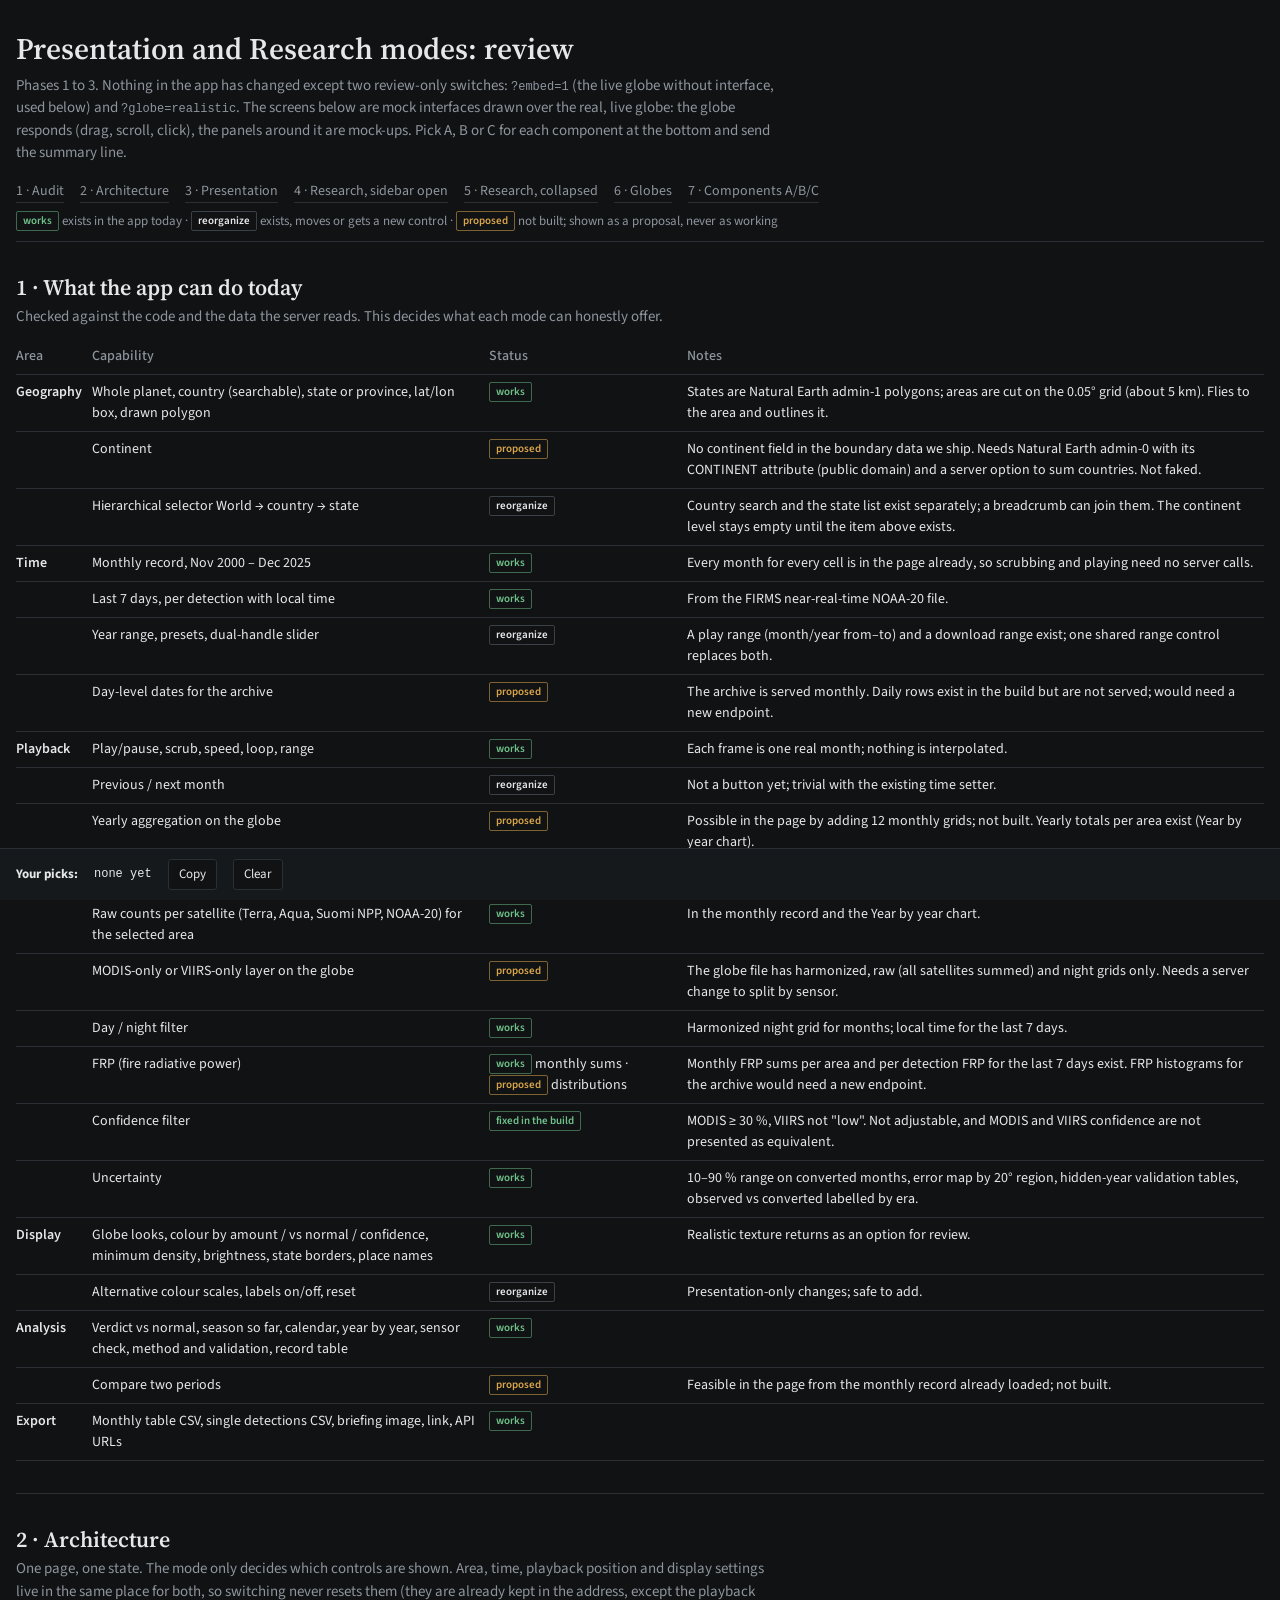
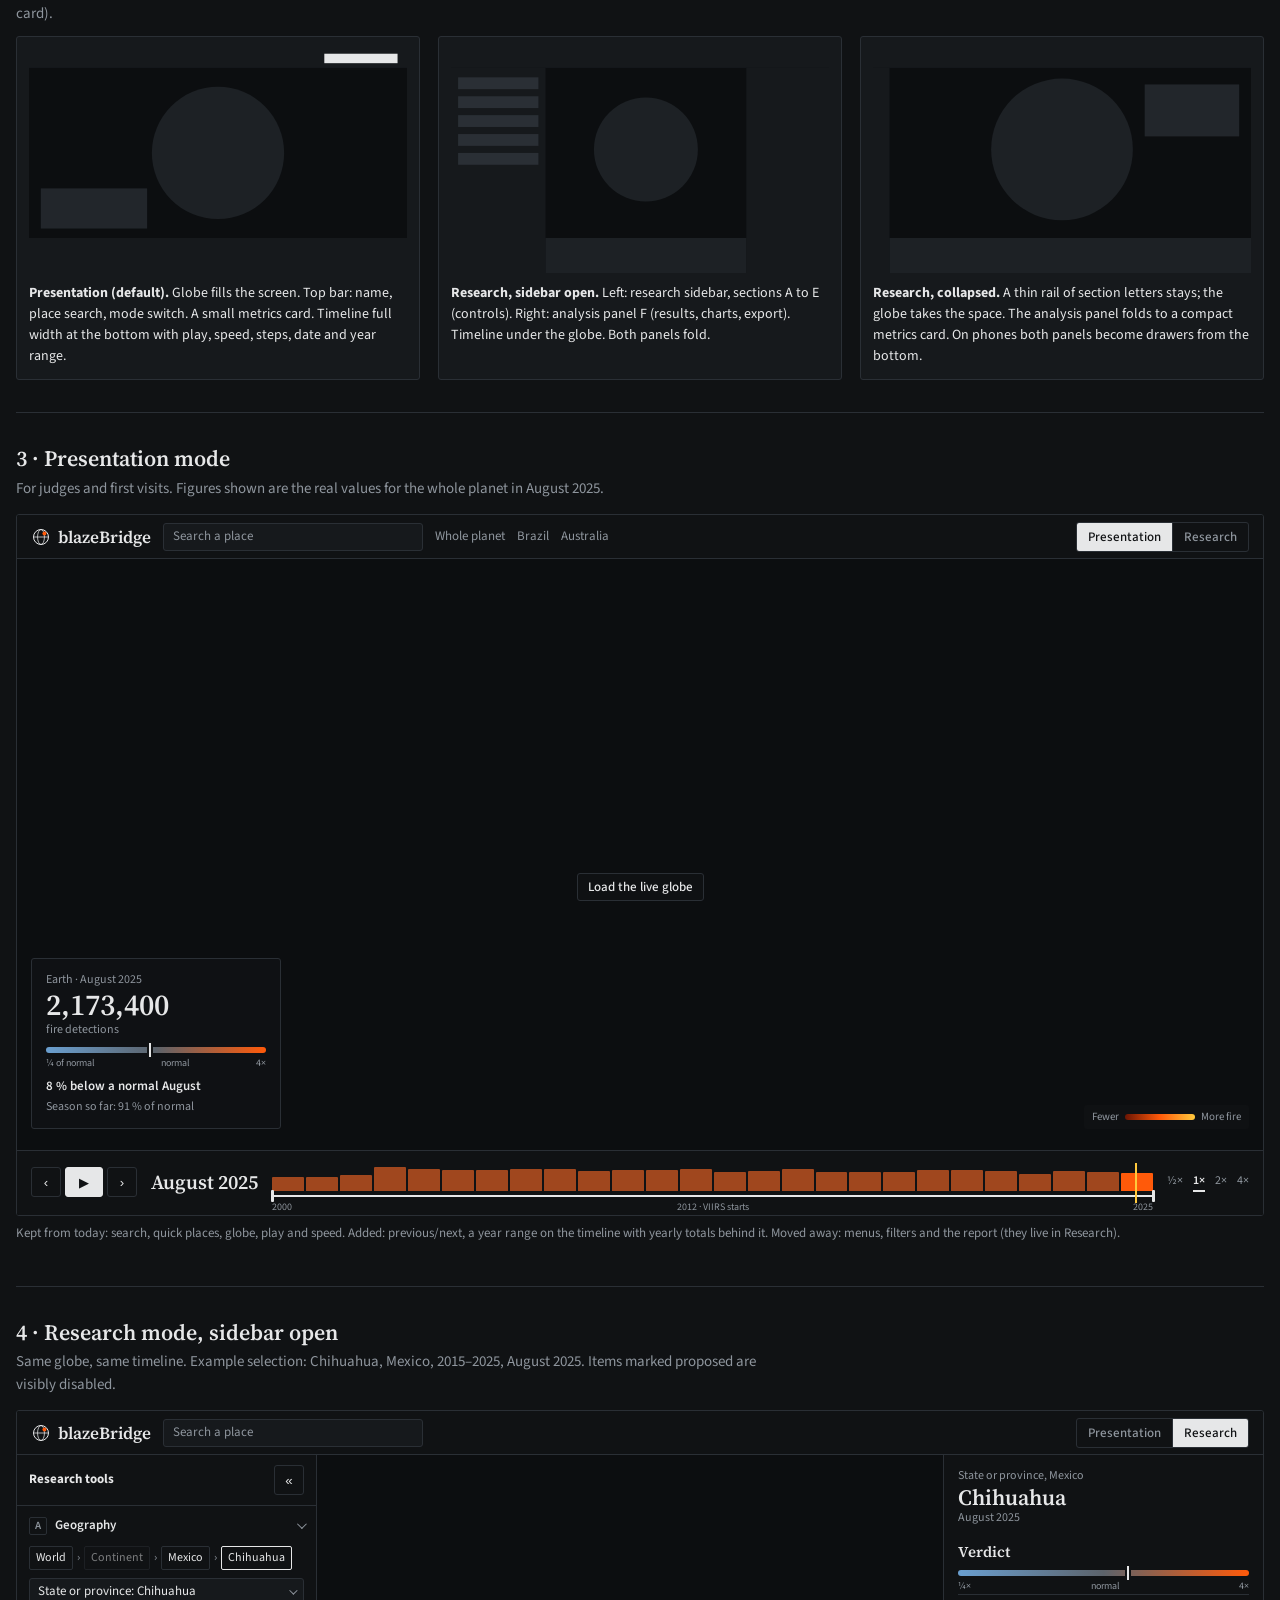
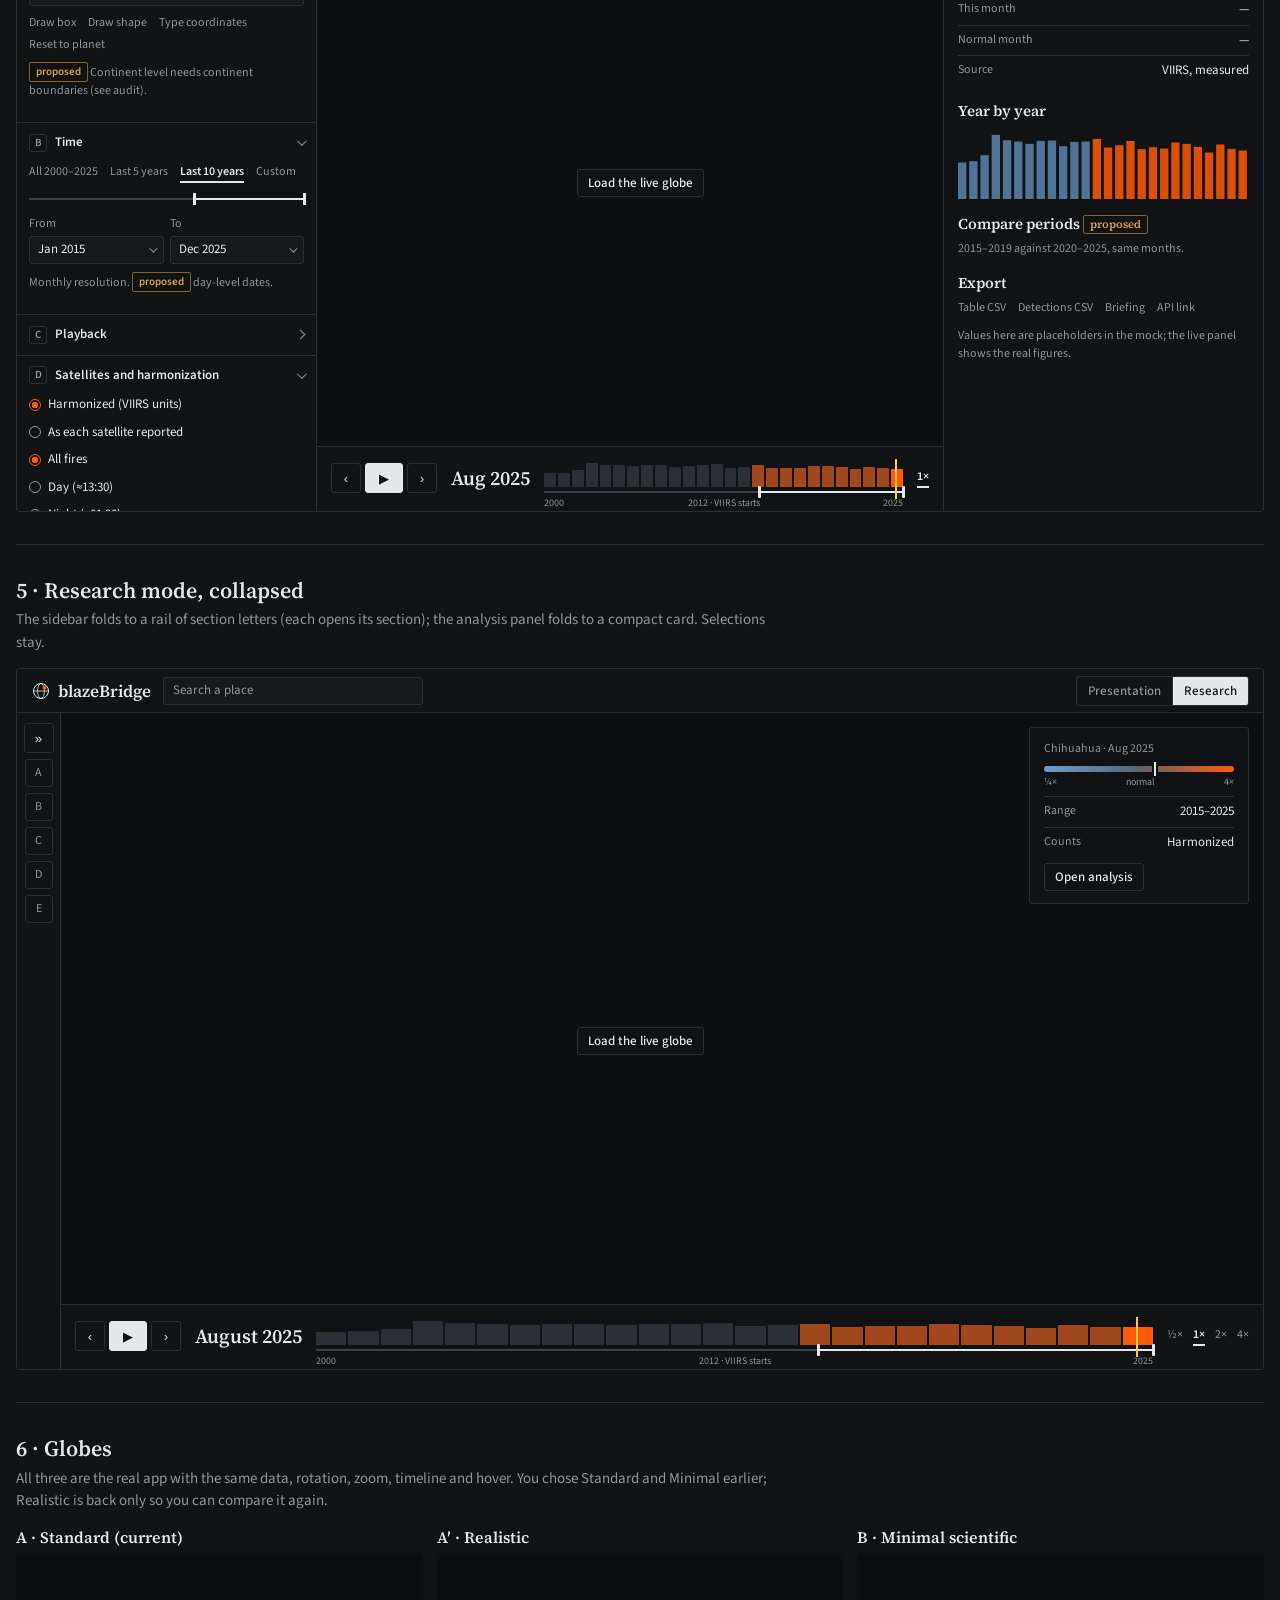
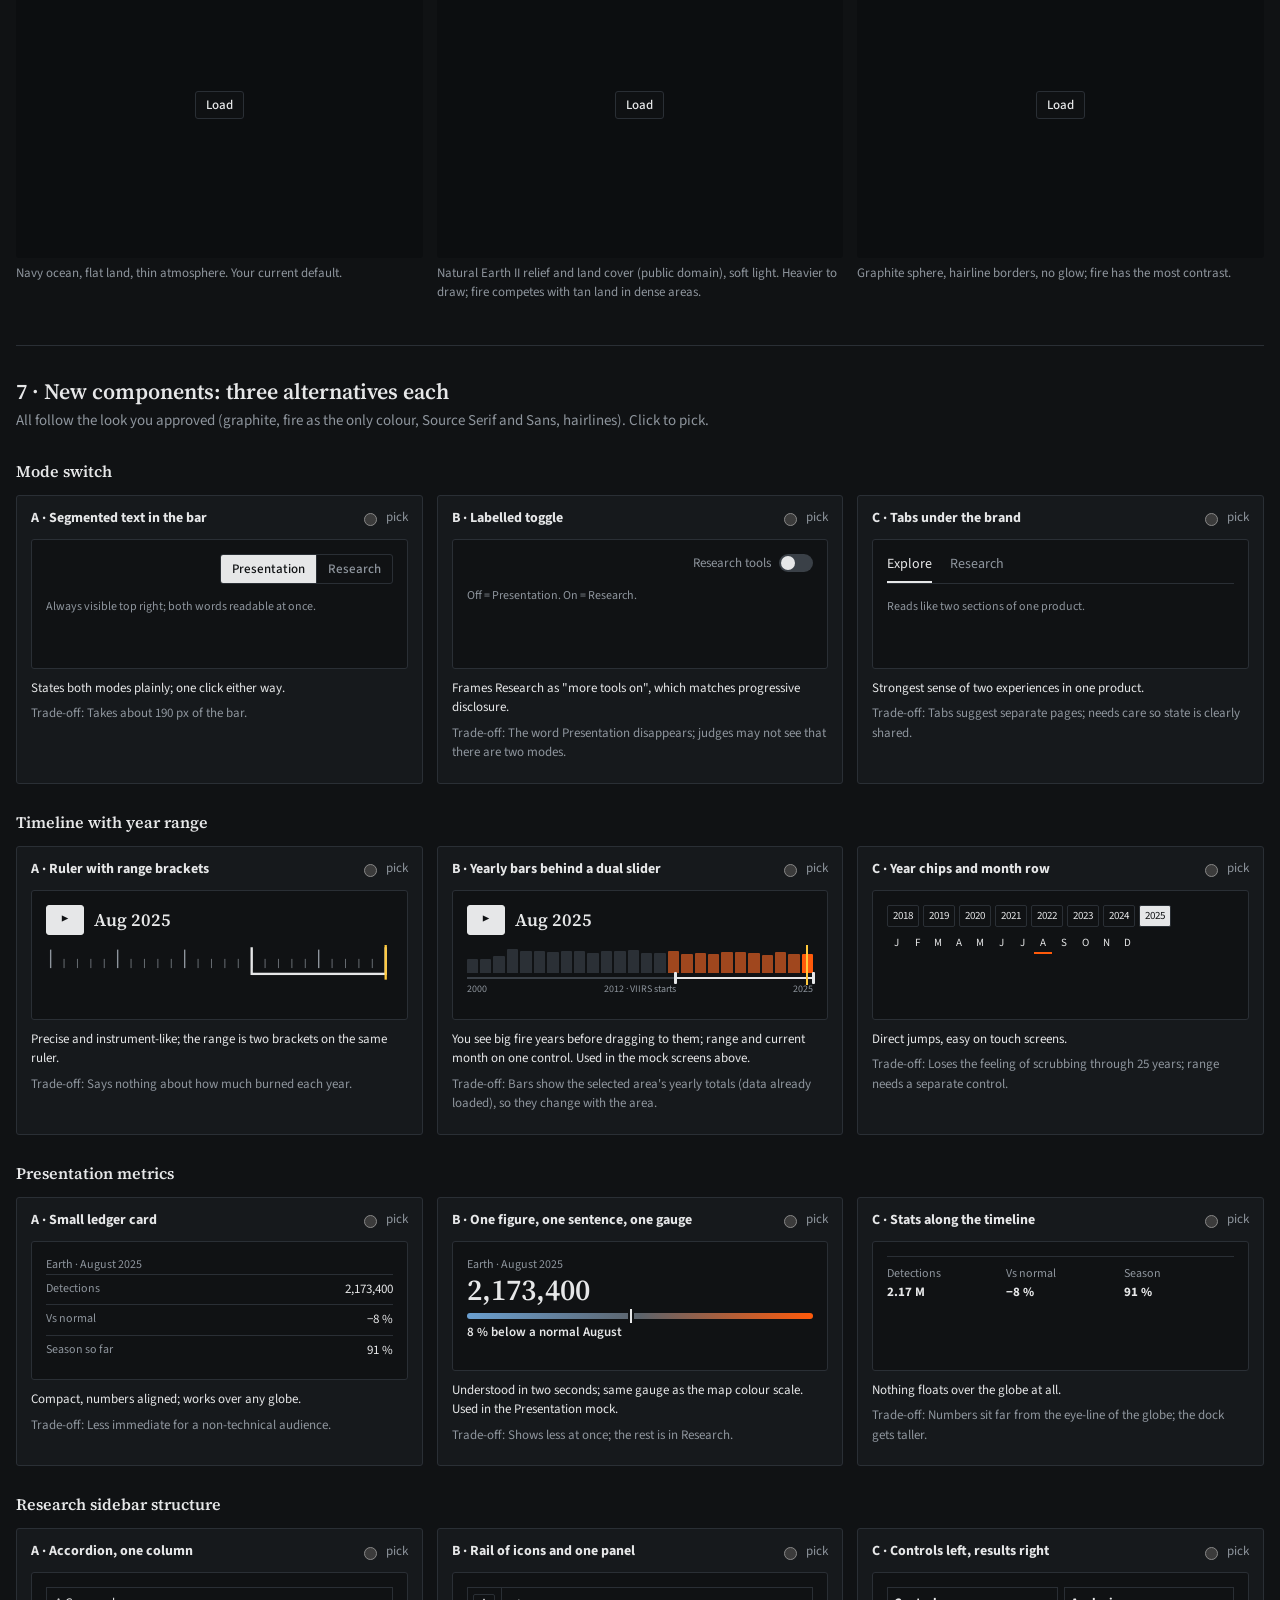
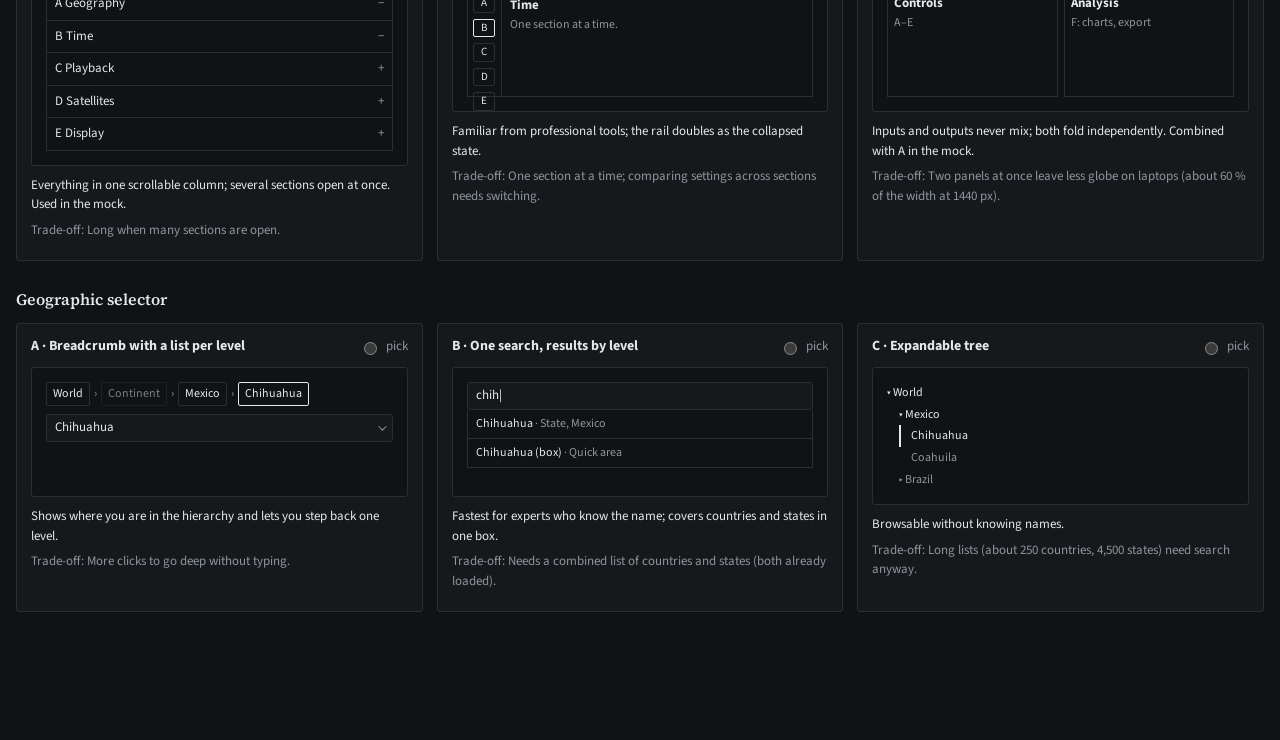
<file: static/design/modes.html>
<!doctype html>
<html lang="en">
<head>
<meta charset="utf-8">
<meta name="viewport" content="width=device-width, initial-scale=1">
<title>blazeBridge modes review</title>
<link rel="icon" href="data:image/svg+xml,%3Csvg xmlns='http://www.w3.org/2000/svg' viewBox='0 0 32 32'%3E%3Crect width='32' height='32' rx='6' fill='%23101214'/%3E%3Ccircle cx='16' cy='16' r='11' fill='none' stroke='%23e6e7e8' stroke-width='1.8'/%3E%3Cellipse cx='16' cy='16' rx='5' ry='11' fill='none' stroke='%23e6e7e8' stroke-width='1.3'/%3E%3Cpath d='M5 16h22' stroke='%23e6e7e8' stroke-width='1.3'/%3E%3Ccircle cx='21' cy='11' r='3.2' fill='%23ff5a0a'/%3E%3C/svg%3E">
<!-- Source Serif 4 and Source Sans 3: SIL Open Font License 1.1 -->
<link rel="stylesheet" href="https://fonts.googleapis.com/css2?family=Source+Sans+3:wght@400;500;600&family=Source+Serif+4:opsz,wght@8..60,500;8..60,600&display=swap">
<style>
/* Same tokens as the app (graphite, fire as the only colour, Source Serif + Source Sans, 3 px radius). */
:root{--bg:#101214;--surface:#16191c;--surface-2:#1d2125;--line:#2a2f35;--line-2:#3a4047;--fg:#e6e7e8;--muted:#8e959d;
  --fire-lo:#6b1503;--fire-mid:#ff5a0a;--fire-hi:#ffc93c;--cool:#6a9fd0;--neutral:#5c636b;--ok:#6fc28a;--plan:#d9a54a;
  --display:"Source Serif 4",Georgia,serif;--body:"Source Sans 3",system-ui,sans-serif;--r:3px;color-scheme:dark}
*{box-sizing:border-box}
body{margin:0;background:var(--bg);color:var(--fg);font:15px/1.5 var(--body)}
.wrap{max-width:1280px;margin:0 auto;padding:32px 16px 96px}
h1{font:600 30px/1.15 var(--display);margin:0 0 8px}
h2{font:600 22px/1.2 var(--display);margin:0 0 6px}
h3{font:600 16px/1.25 var(--display);margin:0 0 6px}
p{margin:0 0 10px}
.muted{color:var(--muted)}
a{color:var(--fg)}
code{font:12px ui-monospace,Menlo,monospace}
nav.toc{display:flex;flex-wrap:wrap;gap:6px 16px;margin:16px 0 8px;font-size:14px}
nav.toc a{color:var(--muted);text-decoration:none;border-bottom:1px solid var(--line)}
section.part{border-top:1px solid var(--line);padding:32px 0}
.lead{max-width:760px}
.tag{display:inline-block;font-size:11px;font-weight:600;padding:1px 6px;border-radius:2px;border:1px solid;white-space:nowrap;vertical-align:1px}
.tag.ok{color:var(--ok);border-color:color-mix(in srgb,var(--ok) 50%,transparent)}
.tag.re{color:var(--fg);border-color:var(--line-2)}
.tag.plan{color:var(--plan);border-color:color-mix(in srgb,var(--plan) 55%,transparent)}
.scroll{overflow-x:auto}
table.audit{border-collapse:collapse;width:100%;font-size:14px}
.audit th,.audit td{text-align:left;padding:7px 10px 7px 0;border-bottom:1px solid var(--line);vertical-align:top}
.audit th{color:var(--muted);font-weight:500}
.audit td:first-child{font-weight:600;white-space:nowrap}
.cols{display:grid;grid-template-columns:repeat(3,minmax(0,1fr));gap:18px}
@media (max-width:900px){.cols{grid-template-columns:minmax(0,1fr)}}
.wire{background:var(--surface);border:1px solid var(--line);border-radius:var(--r);padding:12px}
.wire svg{display:block;width:100%;height:auto}
.wire p{font-size:14px;margin:10px 0 0}

/* ---------- prototype screens: mock interface over the real, live globe ---------- */
.screen{position:relative;aspect-ratio:16/9;min-height:520px;background:#0c0e10;border:1px solid var(--line);border-radius:var(--r);overflow:hidden;margin-top:14px;font-size:13px}
@media (max-width:900px){.screen{aspect-ratio:auto;height:640px}}
.screen .globe-slot{position:absolute;inset:44px 0 0 0;display:grid;place-items:center;background:#0c0e10}
.screen .globe-slot iframe{position:absolute;inset:0;width:100%;height:100%;border:0}
.screen .globe-slot .load{position:relative;z-index:1}
.ui{position:absolute;inset:0;pointer-events:none}
.ui > *{pointer-events:auto}
.nav{position:absolute;top:0;left:0;right:0;height:44px;display:flex;align-items:center;gap:12px;padding:0 14px;background:var(--bg);border-bottom:1px solid var(--line)}
.brand{display:flex;align-items:center;gap:7px;font:600 17px var(--display);white-space:nowrap}
.srch{flex:0 1 260px;height:28px;border:1px solid var(--line);border-radius:var(--r);background:var(--surface);color:var(--muted);display:flex;align-items:center;padding:0 9px;font-size:13px}
.lnk{color:var(--muted);font-size:13px;white-space:nowrap}
.sp{flex:1}
.modesw{display:inline-flex;border:1px solid var(--line);border-radius:var(--r);overflow:hidden}
.modesw button{font:500 13px var(--body);color:var(--muted);background:none;border:0;padding:5px 11px;cursor:pointer}
.modesw button + button{border-left:1px solid var(--line)}
.modesw button[aria-pressed="true"]{color:var(--bg);background:var(--fg)}
.btn{font:500 13px var(--body);color:var(--fg);background:rgba(16,18,20,.86);border:1px solid var(--line);border-radius:var(--r);padding:4px 10px;cursor:pointer;white-space:nowrap}
.btn.on{border-color:var(--fg);background:var(--surface-2)}
.dock{position:absolute;left:0;right:0;bottom:0;background:var(--bg);border-top:1px solid var(--line);padding:10px 14px 12px;display:grid;grid-template-columns:auto auto minmax(0,1fr) auto;gap:6px 14px;align-items:center}
.dock .date{font:600 20px/1 var(--display);white-space:nowrap;font-variant-numeric:tabular-nums}
.ctl{display:flex;gap:4px;align-items:center}
.ibtn{width:30px;height:30px;display:grid;place-items:center;border:1px solid var(--line);border-radius:var(--r);background:none;color:var(--fg);cursor:pointer;padding:0}
.ibtn.play{width:38px;background:var(--fg);color:var(--bg);border-color:var(--fg)}
.track{position:relative;height:42px}
.track .bars{position:absolute;left:0;right:0;bottom:12px;height:24px;display:flex;align-items:flex-end;gap:2px}
.track .bars i{flex:1;background:#2b3036;border-radius:1px 1px 0 0}
.track .bars i.in{background:color-mix(in srgb,var(--fire-mid) 55%,#2b3036)}
.track .bars i.now{background:var(--fire-mid)}
.track .trk{position:absolute;left:0;right:0;bottom:6px;height:2px;background:var(--line-2)}
.track .sel{position:absolute;bottom:6px;height:2px;background:var(--fg)}
.track .hd{position:absolute;bottom:1px;width:3px;height:12px;background:var(--fg);border-radius:1px;margin-left:-1px}
.track .cur{position:absolute;bottom:0;top:2px;width:2px;background:var(--fire-hi);margin-left:-1px}
.track .yrs{position:absolute;left:0;right:0;bottom:-12px;display:flex;justify-content:space-between;font-size:10px;color:var(--muted)}
.speed{display:flex;gap:10px;font-size:12px;color:var(--muted)} .speed b{color:var(--fg);font-weight:600;border-bottom:2px solid var(--fg)}
.card{position:absolute;background:rgba(16,18,20,.9);border:1px solid var(--line);border-radius:var(--r);padding:12px 14px}
.k{font-size:12px;color:var(--muted)}
.big{font:600 30px/1.05 var(--display);font-variant-numeric:tabular-nums}
.gauge{position:relative;height:6px;border-radius:3px;background:linear-gradient(90deg,var(--cool),var(--neutral),var(--fire-mid));margin:8px 0 3px}
.gauge i{position:absolute;top:-4px;width:2px;height:14px;background:var(--fg);box-shadow:0 0 0 2px var(--bg)}
.gk{display:flex;justify-content:space-between;font-size:10px;color:var(--muted)}
.row{display:flex;justify-content:space-between;gap:10px;border-top:1px solid var(--line);padding:5px 0;font-variant-numeric:tabular-nums}
/* research sidebar */
.side{position:absolute;top:44px;left:0;bottom:0;width:300px;background:var(--bg);border-right:1px solid var(--line);overflow-y:auto;transition:width .18s ease}
.side-h{position:sticky;top:0;z-index:1;display:flex;align-items:center;justify-content:space-between;padding:10px 12px;background:var(--bg);border-bottom:1px solid var(--line)}
.side-h b{font-size:13px}
.side details{border-bottom:1px solid var(--line)}
.side summary{cursor:pointer;list-style:none;display:flex;align-items:center;gap:8px;padding:10px 12px;font-weight:600;font-size:13px}
.side summary::-webkit-details-marker{display:none}
.side summary::after{content:"";margin-left:auto;width:6px;height:6px;border-right:1.5px solid var(--muted);border-bottom:1.5px solid var(--muted);transform:rotate(-45deg)}
.side details[open] > summary::after{transform:rotate(45deg) translateY(-2px)}
.side .lt{width:18px;height:18px;display:grid;place-items:center;font-size:11px;color:var(--muted);border:1px solid var(--line);border-radius:2px;flex:none}
.sb{padding:0 12px 12px;display:flex;flex-direction:column;gap:8px}
.f{display:flex;flex-direction:column;gap:3px}
.f > span{font-size:12px;color:var(--muted)}
.inp{height:28px;border:1px solid var(--line);border-radius:var(--r);background:var(--surface);display:flex;align-items:center;justify-content:space-between;padding:0 8px;font-size:13px}
.inp::after{content:"";width:5px;height:5px;border-right:1.5px solid var(--muted);border-bottom:1.5px solid var(--muted);transform:rotate(45deg) translateY(-2px)}
.inp.plain::after{display:none}
.crumb{display:flex;flex-wrap:wrap;gap:4px;align-items:center;font-size:12px}
.crumb span{padding:2px 6px;border:1px solid var(--line);border-radius:2px}
.crumb span.on{border-color:var(--fg)}
.crumb em{font-style:normal;color:var(--muted)}
.chips{display:flex;flex-wrap:wrap;gap:4px 12px;font-size:12px;color:var(--muted)} .chips b{color:var(--fg);font-weight:600;border-bottom:2px solid var(--fg)}
.opt{display:flex;align-items:center;gap:7px;font-size:13px}
.opt i{width:12px;height:12px;border:1px solid var(--muted);border-radius:50%;flex:none}
.opt i.sq{border-radius:2px}
.opt i.on{border-color:var(--fire-mid);background:radial-gradient(circle,var(--fire-mid) 45%,transparent 50%)}
.opt i.sq.on{background:var(--fire-mid)}
.opt.dis{opacity:.55}
.mini-slider{position:relative;height:16px}
.mini-slider::before{content:"";position:absolute;left:0;right:0;top:7px;height:2px;background:var(--line-2)}
.mini-slider b{position:absolute;top:7px;height:2px;background:var(--fg)}
.mini-slider i{position:absolute;top:2px;width:3px;height:12px;background:var(--fg);margin-left:-1px}
.hint{font-size:12px;color:var(--muted)}
.ana{position:absolute;top:44px;right:0;bottom:0;width:320px;background:var(--bg);border-left:1px solid var(--line);overflow-y:auto;padding:12px 14px}
.ana h4{font:600 15px var(--display);margin:14px 0 6px}
.ana .head{font:600 22px/1.1 var(--display)}
.ana svg{display:block;width:100%;height:auto}
.rail{position:absolute;top:44px;left:0;bottom:0;width:44px;background:var(--bg);border-right:1px solid var(--line);display:flex;flex-direction:column;align-items:center;gap:6px;padding-top:10px}
.rail .lt{width:28px;height:28px;display:grid;place-items:center;font-size:12px;color:var(--muted);border:1px solid var(--line);border-radius:var(--r)}
.legend{position:absolute;display:flex;align-items:center;gap:6px;font-size:11px;color:var(--muted);background:rgba(16,18,20,.82);padding:4px 8px;border-radius:var(--r)}
.legend .ramp{width:70px;height:6px;border-radius:3px;background:linear-gradient(90deg,var(--fire-lo),var(--fire-mid),var(--fire-hi))}

/* ---------- A/B/C ---------- */
.opts{display:grid;grid-template-columns:repeat(3,minmax(0,1fr));gap:14px;margin-top:14px}
@media (max-width:900px){.opts{grid-template-columns:minmax(0,1fr)}}
.oc{background:var(--surface);border:1px solid var(--line);border-radius:var(--r);display:flex;flex-direction:column;min-width:0}
.oc.sel{outline:2px solid var(--fg);outline-offset:-1px}
.oc-top{display:flex;justify-content:space-between;align-items:center;gap:8px;padding:12px 14px 0}
.oc-top b{font-size:14px}
.oc label{font-size:13px;color:var(--muted);display:flex;gap:6px;align-items:center;cursor:pointer}
.pv{margin:10px 14px;background:var(--bg);border:1px solid var(--line);border-radius:var(--r);padding:14px;min-height:130px;position:relative;font-size:13px}
.why{padding:0 14px 14px;font-size:13px}
.why p{margin:0 0 6px} .why .t{color:var(--muted)}
.summary{position:fixed;left:0;right:0;bottom:0;background:var(--surface);border-top:1px solid var(--line);padding:10px 16px;display:flex;flex-wrap:wrap;gap:8px 16px;align-items:center;font-size:13px;z-index:10}
.summary code{white-space:normal}
.summary button{font:inherit;font-size:13px;border:1px solid var(--line);background:var(--bg);color:var(--fg);border-radius:var(--r);padding:5px 10px;cursor:pointer}
.globes{display:grid;grid-template-columns:repeat(3,minmax(0,1fr));gap:14px;margin-top:14px}
@media (max-width:900px){.globes{grid-template-columns:minmax(0,1fr)}}
.gf{position:relative;aspect-ratio:4/3;background:#0c0e10;border-radius:var(--r);overflow:hidden;display:grid;place-items:center}
.gf iframe{position:absolute;inset:0;width:100%;height:100%;border:0}
</style>
</head>
<body>
<div class="wrap">
  <h1>Presentation and Research modes: review</h1>
  <p class="lead muted">Phases 1 to 3. Nothing in the app has changed except two review-only switches: <code>?embed=1</code> (the live globe without interface, used below) and <code>?globe=realistic</code>. The screens below are mock interfaces drawn over the real, live globe: the globe responds (drag, scroll, click), the panels around it are mock-ups. Pick A, B or C for each component at the bottom and send the summary line.</p>
  <nav class="toc"><a href="#audit">1 · Audit</a><a href="#arch">2 · Architecture</a><a href="#p-pres">3 · Presentation</a><a href="#p-res">4 · Research, sidebar open</a><a href="#p-col">5 · Research, collapsed</a><a href="#globes">6 · Globes</a><a href="#abc">7 · Components A/B/C</a></nav>
  <p class="muted" style="font-size:13px"><span class="tag ok">works</span> exists in the app today · <span class="tag re">reorganize</span> exists, moves or gets a new control · <span class="tag plan">proposed</span> not built; shown as a proposal, never as working</p>

  <section class="part" id="audit">
    <h2>1 · What the app can do today</h2>
    <p class="lead muted">Checked against the code and the data the server reads. This decides what each mode can honestly offer.</p>
    <div class="scroll"><table class="audit">
      <tr><th>Area</th><th>Capability</th><th>Status</th><th>Notes</th></tr>
      <tr><td>Geography</td><td>Whole planet, country (searchable), state or province, lat/lon box, drawn polygon</td><td><span class="tag ok">works</span></td><td>States are Natural Earth admin-1 polygons; areas are cut on the 0.05° grid (about 5 km). Flies to the area and outlines it.</td></tr>
      <tr><td></td><td>Continent</td><td><span class="tag plan">proposed</span></td><td>No continent field in the boundary data we ship. Needs Natural Earth admin-0 with its CONTINENT attribute (public domain) and a server option to sum countries. Not faked.</td></tr>
      <tr><td></td><td>Hierarchical selector World → country → state</td><td><span class="tag re">reorganize</span></td><td>Country search and the state list exist separately; a breadcrumb can join them. The continent level stays empty until the item above exists.</td></tr>
      <tr><td>Time</td><td>Monthly record, Nov 2000 – Dec 2025</td><td><span class="tag ok">works</span></td><td>Every month for every cell is in the page already, so scrubbing and playing need no server calls.</td></tr>
      <tr><td></td><td>Last 7 days, per detection with local time</td><td><span class="tag ok">works</span></td><td>From the FIRMS near-real-time NOAA-20 file.</td></tr>
      <tr><td></td><td>Year range, presets, dual-handle slider</td><td><span class="tag re">reorganize</span></td><td>A play range (month/year from–to) and a download range exist; one shared range control replaces both.</td></tr>
      <tr><td></td><td>Day-level dates for the archive</td><td><span class="tag plan">proposed</span></td><td>The archive is served monthly. Daily rows exist in the build but are not served; would need a new endpoint.</td></tr>
      <tr><td>Playback</td><td>Play/pause, scrub, speed, loop, range</td><td><span class="tag ok">works</span></td><td>Each frame is one real month; nothing is interpolated.</td></tr>
      <tr><td></td><td>Previous / next month</td><td><span class="tag re">reorganize</span></td><td>Not a button yet; trivial with the existing time setter.</td></tr>
      <tr><td></td><td>Yearly aggregation on the globe</td><td><span class="tag plan">proposed</span></td><td>Possible in the page by adding 12 monthly grids; not built. Yearly totals per area exist (Year by year chart).</td></tr>
      <tr><td>Sensors</td><td>Harmonized vs as-reported counts</td><td><span class="tag ok">works</span></td><td>Map, calendar and charts switch together.</td></tr>
      <tr><td></td><td>Raw counts per satellite (Terra, Aqua, Suomi NPP, NOAA-20) for the selected area</td><td><span class="tag ok">works</span></td><td>In the monthly record and the Year by year chart.</td></tr>
      <tr><td></td><td>MODIS-only or VIIRS-only layer on the globe</td><td><span class="tag plan">proposed</span></td><td>The globe file has harmonized, raw (all satellites summed) and night grids only. Needs a server change to split by sensor.</td></tr>
      <tr><td></td><td>Day / night filter</td><td><span class="tag ok">works</span></td><td>Harmonized night grid for months; local time for the last 7 days.</td></tr>
      <tr><td></td><td>FRP (fire radiative power)</td><td><span class="tag ok">works</span> monthly sums · <span class="tag plan">proposed</span> distributions</td><td>Monthly FRP sums per area and per detection FRP for the last 7 days exist. FRP histograms for the archive would need a new endpoint.</td></tr>
      <tr><td></td><td>Confidence filter</td><td><span class="tag ok">fixed in the build</span></td><td>MODIS ≥ 30 %, VIIRS not "low". Not adjustable, and MODIS and VIIRS confidence are not presented as equivalent.</td></tr>
      <tr><td></td><td>Uncertainty</td><td><span class="tag ok">works</span></td><td>10–90 % range on converted months, error map by 20° region, hidden-year validation tables, observed vs converted labelled by era.</td></tr>
      <tr><td>Display</td><td>Globe looks, colour by amount / vs normal / confidence, minimum density, brightness, state borders, place names</td><td><span class="tag ok">works</span></td><td>Realistic texture returns as an option for review.</td></tr>
      <tr><td></td><td>Alternative colour scales, labels on/off, reset</td><td><span class="tag re">reorganize</span></td><td>Presentation-only changes; safe to add.</td></tr>
      <tr><td>Analysis</td><td>Verdict vs normal, season so far, calendar, year by year, sensor check, method and validation, record table</td><td><span class="tag ok">works</span></td><td></td></tr>
      <tr><td></td><td>Compare two periods</td><td><span class="tag plan">proposed</span></td><td>Feasible in the page from the monthly record already loaded; not built.</td></tr>
      <tr><td>Export</td><td>Monthly table CSV, single detections CSV, briefing image, link, API URLs</td><td><span class="tag ok">works</span></td><td></td></tr>
    </table></div>
  </section>

  <section class="part" id="arch">
    <h2>2 · Architecture</h2>
    <p class="lead muted">One page, one state. The mode only decides which controls are shown. Area, time, playback position and display settings live in the same place for both, so switching never resets them (they are already kept in the address, except the playback card).</p>
    <div class="cols">
      <div class="wire"><svg viewBox="0 0 320 190"><rect width="320" height="190" fill="#0c0e10"/><rect width="320" height="16" fill="#16191c"/><circle cx="160" cy="88" r="56" fill="#1d2125"/><rect x="10" y="118" width="90" height="34" fill="#22262b"/><rect x="0" y="160" width="320" height="30" fill="#16191c"/><rect x="250" y="4" width="62" height="8" fill="#e6e7e8"/></svg>
        <p><b>Presentation (default).</b> Globe fills the screen. Top bar: name, place search, mode switch. A small metrics card. Timeline full width at the bottom with play, speed, steps, date and year range.</p></div>
      <div class="wire"><svg viewBox="0 0 320 190"><rect width="320" height="190" fill="#0c0e10"/><rect width="320" height="16" fill="#16191c"/><rect x="0" y="16" width="80" height="174" fill="#16191c"/><rect x="250" y="16" width="70" height="174" fill="#16191c"/><circle cx="165" cy="85" r="44" fill="#1d2125"/><rect x="80" y="160" width="170" height="30" fill="#1d2125"/><g fill="#2a2f35"><rect x="6" y="24" width="68" height="10"/><rect x="6" y="40" width="68" height="10"/><rect x="6" y="56" width="68" height="10"/><rect x="6" y="72" width="68" height="10"/><rect x="6" y="88" width="68" height="10"/></g></svg>
        <p><b>Research, sidebar open.</b> Left: research sidebar, sections A to E (controls). Right: analysis panel F (results, charts, export). Timeline under the globe. Both panels fold.</p></div>
      <div class="wire"><svg viewBox="0 0 320 190"><rect width="320" height="190" fill="#0c0e10"/><rect width="320" height="16" fill="#16191c"/><rect x="0" y="16" width="14" height="174" fill="#16191c"/><circle cx="160" cy="85" r="60" fill="#1d2125"/><rect x="14" y="160" width="306" height="30" fill="#1d2125"/><rect x="230" y="30" width="80" height="44" fill="#22262b"/></svg>
        <p><b>Research, collapsed.</b> A thin rail of section letters stays; the globe takes the space. The analysis panel folds to a compact metrics card. On phones both panels become drawers from the bottom.</p></div>
    </div>
  </section>

  <section class="part" id="p-pres">
    <h2>3 · Presentation mode</h2>
    <p class="lead muted">For judges and first visits. Figures shown are the real values for the whole planet in August 2025.</p>
    <div class="screen" data-src="/?embed=1#a=world&t=2025-08">
      <div class="globe-slot"><button class="btn load" type="button">Load the live globe</button></div>
      <div class="ui">
        <div class="nav"><span class="brand"><svg width="20" height="20" viewBox="0 0 32 32"><circle cx="16" cy="16" r="12" fill="none" stroke="#e6e7e8" stroke-width="1.6"/><ellipse cx="16" cy="16" rx="5.5" ry="12" fill="none" stroke="#e6e7e8" stroke-width="1.2"/><path d="M4 16h24" stroke="#e6e7e8" stroke-width="1.2"/><circle cx="21.5" cy="10.5" r="3.2" fill="#ff5a0a"/></svg>blazeBridge</span>
          <span class="srch">Search a place</span><span class="lnk">Whole planet</span><span class="lnk">Brazil</span><span class="lnk">Australia</span><span class="sp"></span>
          <div class="modesw mswitch"><button type="button" aria-pressed="true">Presentation</button><button type="button" aria-pressed="false">Research</button></div></div>
        <div class="card" style="left:14px;bottom:86px;width:250px"><div class="k">Earth · August 2025</div><div class="big">2,173,400</div><div class="k">fire detections</div><div class="gauge"><i style="left:47%"></i></div><div class="gk"><span>¼ of normal</span><span>normal</span><span>4×</span></div><div style="margin-top:6px;font-weight:600">8 % below a normal August</div><div class="k" style="margin-top:2px">Season so far: 91 % of normal</div></div>
        <div class="legend" style="right:14px;bottom:86px"><span>Fewer</span><span class="ramp"></span><span>More fire</span></div>
        <div class="dock"><div class="ctl"><button class="ibtn" type="button" title="Previous month">‹</button><button class="ibtn play" type="button" title="Play">▶</button><button class="ibtn" type="button" title="Next month">›</button></div>
          <div class="date">August 2025</div>
          <div class="track" data-track="2000-2025" data-sel="0-25" data-now="25"></div>
          <div class="speed"><span>½×</span><b>1×</b><span>2×</span><span>4×</span></div></div>
      </div>
    </div>
    <p class="muted" style="font-size:13px;margin-top:8px">Kept from today: search, quick places, globe, play and speed. Added: previous/next, a year range on the timeline with yearly totals behind it. Moved away: menus, filters and the report (they live in Research).</p>
  </section>

  <section class="part" id="p-res">
    <h2>4 · Research mode, sidebar open</h2>
    <p class="lead muted">Same globe, same timeline. Example selection: Chihuahua, Mexico, 2015–2025, August 2025. Items marked proposed are visibly disabled.</p>
    <div class="screen research" data-src="/?embed=1#a=c%3AMexico&t=2025-08" data-left="300" data-right="320">
      <div class="globe-slot"><button class="btn load" type="button">Load the live globe</button></div>
      <div class="ui">
        <div class="nav"><span class="brand"><svg width="20" height="20" viewBox="0 0 32 32"><circle cx="16" cy="16" r="12" fill="none" stroke="#e6e7e8" stroke-width="1.6"/><ellipse cx="16" cy="16" rx="5.5" ry="12" fill="none" stroke="#e6e7e8" stroke-width="1.2"/><path d="M4 16h24" stroke="#e6e7e8" stroke-width="1.2"/><circle cx="21.5" cy="10.5" r="3.2" fill="#ff5a0a"/></svg>blazeBridge</span>
          <span class="srch">Search a place</span><span class="sp"></span>
          <div class="modesw mswitch"><button type="button" aria-pressed="false">Presentation</button><button type="button" aria-pressed="true">Research</button></div></div>
        <aside class="side">
          <div class="side-h"><b>Research tools</b><button class="ibtn" type="button" title="Fold the sidebar">«</button></div>
          <details open><summary><span class="lt">A</span>Geography</summary><div class="sb">
            <div class="crumb"><span>World</span><em>›</em><span class="dis" style="opacity:.5">Continent</span><em>›</em><span>Mexico</span><em>›</em><span class="on">Chihuahua</span></div>
            <div class="inp">State or province: Chihuahua</div>
            <div class="chips"><span>Draw box</span><span>Draw shape</span><span>Type coordinates</span><span>Reset to planet</span></div>
            <p class="hint"><span class="tag plan">proposed</span> Continent level needs continent boundaries (see audit).</p></div></details>
          <details open><summary><span class="lt">B</span>Time</summary><div class="sb">
            <div class="chips"><span>All 2000–2025</span><span>Last 5 years</span><b>Last 10 years</b><span>Custom</span></div>
            <div class="mini-slider"><b style="left:60%;right:0"></b><i style="left:60%"></i><i style="left:100%"></i></div>
            <div style="display:grid;grid-template-columns:1fr 1fr;gap:6px"><div class="f"><span>From</span><div class="inp">Jan 2015</div></div><div class="f"><span>To</span><div class="inp">Dec 2025</div></div></div>
            <p class="hint">Monthly resolution. <span class="tag plan">proposed</span> day-level dates.</p></div></details>
          <details><summary><span class="lt">C</span>Playback</summary><div class="sb">
            <div class="chips"><span>½×</span><b>1×</b><span>2×</span><span>4×</span></div>
            <div class="opt"><i class="sq"></i>Loop the range</div>
            <div class="opt"><i class="on"></i>Step: month</div><div class="opt dis"><i></i>Step: year <span class="tag plan">proposed</span></div></div></details>
          <details open><summary><span class="lt">D</span>Satellites and harmonization</summary><div class="sb">
            <div class="opt"><i class="on"></i>Harmonized (VIIRS units)</div><div class="opt"><i></i>As each satellite reported</div>
            <div class="opt"><i class="on"></i>All fires</div><div class="opt"><i></i>Day (≈13:30)</div><div class="opt"><i></i>Night (≈01:30)</div>
            <div class="opt dis"><i class="sq"></i>MODIS-only / VIIRS-only layer <span class="tag plan">proposed</span></div>
            <p class="hint">Before Feb 2012: Aqua/Terra converted (estimate, with range). After: VIIRS measured.</p></div></details>
          <details><summary><span class="lt">E</span>Display</summary><div class="sb">
            <div class="chips"><b>Standard</b><span>Minimal</span><span>Realistic</span></div>
            <div class="chips"><b>Amount</b><span>Vs normal</span><span>Confidence</span></div>
            <div class="f"><span>Show squares with at least</span><div class="inp">1 detection</div></div>
            <div class="opt"><i class="sq on"></i>State borders</div><div class="opt"><i class="sq on"></i>Place names</div>
            <span class="btn" style="align-self:flex-start">Reset display</span></div></details>
        </aside>
        <aside class="ana">
          <div class="k">State or province, Mexico</div><div class="head">Chihuahua</div><div class="k">August 2025</div>
          <h4>Verdict</h4><div class="gauge"><i style="left:58%"></i></div><div class="gk"><span>¼×</span><span>normal</span><span>4×</span></div>
          <div class="row"><span class="k">This month</span><span>—</span></div><div class="row"><span class="k">Normal month</span><span>—</span></div><div class="row"><span class="k">Source</span><span>VIIRS, measured</span></div>
          <h4>Year by year</h4><svg viewBox="0 0 280 70">${'{bars}'}</svg>
          <h4>Compare periods <span class="tag plan">proposed</span></h4><p class="hint">2015–2019 against 2020–2025, same months.</p>
          <h4>Export</h4><div class="chips"><span>Table CSV</span><span>Detections CSV</span><span>Briefing</span><span>API link</span></div>
          <p class="hint" style="margin-top:10px">Values here are placeholders in the mock; the live panel shows the real figures.</p>
        </aside>
        <div class="dock" style="left:300px;right:320px"><div class="ctl"><button class="ibtn" type="button">‹</button><button class="ibtn play" type="button">▶</button><button class="ibtn" type="button">›</button></div>
          <div class="date">Aug 2025</div><div class="track" data-track="2000-2025" data-sel="15-25" data-now="25"></div><div class="speed"><b>1×</b></div></div>
      </div>
    </div>
  </section>

  <section class="part" id="p-col">
    <h2>5 · Research mode, collapsed</h2>
    <p class="lead muted">The sidebar folds to a rail of section letters (each opens its section); the analysis panel folds to a compact card. Selections stay.</p>
    <div class="screen" data-src="/?embed=1#a=c%3AMexico&t=2025-08" data-left="44">
      <div class="globe-slot"><button class="btn load" type="button">Load the live globe</button></div>
      <div class="ui">
        <div class="nav"><span class="brand"><svg width="20" height="20" viewBox="0 0 32 32"><circle cx="16" cy="16" r="12" fill="none" stroke="#e6e7e8" stroke-width="1.6"/><ellipse cx="16" cy="16" rx="5.5" ry="12" fill="none" stroke="#e6e7e8" stroke-width="1.2"/><path d="M4 16h24" stroke="#e6e7e8" stroke-width="1.2"/><circle cx="21.5" cy="10.5" r="3.2" fill="#ff5a0a"/></svg>blazeBridge</span>
          <span class="srch">Search a place</span><span class="sp"></span>
          <div class="modesw mswitch"><button type="button" aria-pressed="false">Presentation</button><button type="button" aria-pressed="true">Research</button></div></div>
        <div class="rail"><button class="ibtn" type="button" title="Open the sidebar">»</button><span class="lt">A</span><span class="lt">B</span><span class="lt">C</span><span class="lt">D</span><span class="lt">E</span></div>
        <div class="card" style="right:14px;top:58px;width:220px"><div class="k">Chihuahua · Aug 2025</div><div class="gauge"><i style="left:58%"></i></div><div class="gk"><span>¼×</span><span>normal</span><span>4×</span></div><div class="row" style="margin-top:6px"><span class="k">Range</span><span>2015–2025</span></div><div class="row"><span class="k">Counts</span><span>Harmonized</span></div><span class="btn" style="margin-top:6px;display:inline-block">Open analysis</span></div>
        <div class="dock" style="left:44px"><div class="ctl"><button class="ibtn" type="button">‹</button><button class="ibtn play" type="button">▶</button><button class="ibtn" type="button">›</button></div>
          <div class="date">August 2025</div><div class="track" data-track="2000-2025" data-sel="15-25" data-now="25"></div><div class="speed"><span>½×</span><b>1×</b><span>2×</span><span>4×</span></div></div>
      </div>
    </div>
  </section>

  <section class="part" id="globes">
    <h2>6 · Globes</h2>
    <p class="lead muted">All three are the real app with the same data, rotation, zoom, timeline and hover. You chose Standard and Minimal earlier; Realistic is back only so you can compare it again.</p>
    <div class="globes">
      <div><h3>A · Standard (current)</h3><div class="gf" data-src="/?embed=1&globe=standard#a=world&t=2025-08"><button class="btn" type="button">Load</button></div><p class="muted" style="font-size:13px;margin-top:6px">Navy ocean, flat land, thin atmosphere. Your current default.</p></div>
      <div><h3>A′ · Realistic</h3><div class="gf" data-src="/?embed=1&globe=realistic#a=world&t=2025-08"><button class="btn" type="button">Load</button></div><p class="muted" style="font-size:13px;margin-top:6px">Natural Earth II relief and land cover (public domain), soft light. Heavier to draw; fire competes with tan land in dense areas.</p></div>
      <div><h3>B · Minimal scientific</h3><div class="gf" data-src="/?embed=1&globe=minimal#a=world&t=2025-08"><button class="btn" type="button">Load</button></div><p class="muted" style="font-size:13px;margin-top:6px">Graphite sphere, hairline borders, no glow; fire has the most contrast.</p></div>
    </div>
  </section>

  <section class="part" id="abc">
    <h2>7 · New components: three alternatives each</h2>
    <p class="lead muted">All follow the look you approved (graphite, fire as the only colour, Source Serif and Sans, hairlines). Click to pick.</p>
    <div id="cats"></div>
  </section>
</div>

<div class="summary"><b>Your picks:</b> <code id="sumLine">none yet</code> <button type="button" id="copy">Copy</button> <button type="button" id="reset">Clear</button> <span id="copied" class="muted"></span></div>

<script>
const $ = id => document.getElementById(id);
const YT = [11.2,11.6,13.4,19.5,17.9,17.5,16.8,17.7,17.8,16.1,17.4,17.5,18.3,15.7,16.4,17.7,15.2,15.8,15.4,17.2,16.8,15.9,14.2,16.6,15.3,14.8];   // illustrative bar heights for the mock timeline
function track(el){
  const [a, b] = el.dataset.track.split('-').map(Number), n = b - a + 1, [s0, s1] = el.dataset.sel.split('-').map(Number), now = +el.dataset.now, mx = Math.max(...YT);
  el.innerHTML = `<div class="bars">${YT.slice(0, n).map((v, i) => `<i class="${i === now ? 'now' : i >= s0 && i <= s1 ? 'in' : ''}" style="height:${(v/mx*100).toFixed(0)}%"></i>`).join('')}</div>
    <div class="trk"></div><div class="sel" style="left:${s0/(n-1)*100}%;right:${100 - s1/(n-1)*100}%"></div>
    <div class="hd" style="left:${s0/(n-1)*100}%"></div><div class="hd" style="left:${s1/(n-1)*100}%"></div><div class="cur" style="left:${(now + .5)/n*100}%"></div>
    <div class="yrs"><span>${a}</span><span>2012 · VIIRS starts</span><span>${b}</span></div>`;
}
document.querySelectorAll('.track').forEach(track);
document.querySelectorAll('svg').forEach(s => { if(s.innerHTML.includes('{bars}')) s.innerHTML = YT.map((v, i) => `<rect x="${i*10.8}" y="${70 - v*3.2}" width="8" height="${v*3.2}" fill="${i < 12 ? '#6a9fd0' : '#ff5a0a'}" opacity="${i < 12 ? .7 : .85}"/>`).join(''); });

// live globes: one at a time, so the page never holds several copies of the data
function loadInto(box, src, insetLeft = 0, insetRight = 0){
  document.querySelectorAll('iframe.live').forEach(f => { const p = f.parentElement; f.remove(); const b = p.querySelector('button'); if(b) b.hidden = false; });
  const f = document.createElement('iframe'); f.className = 'live'; f.src = src; f.title = 'Live globe'; f.style.left = insetLeft + 'px'; f.style.width = `calc(100% - ${insetLeft + insetRight}px)`;
  box.appendChild(f); const b = box.querySelector('button'); if(b) b.hidden = true;
}
document.querySelectorAll('.screen').forEach(sc => sc.querySelector('.globe-slot button').onclick = () =>
  loadInto(sc.querySelector('.globe-slot'), sc.dataset.src, +(sc.dataset.left || 0), +(sc.dataset.right || 0)));
document.querySelectorAll('.gf').forEach(g => g.querySelector('button').onclick = () => loadInto(g, g.dataset.src));
// the mode switches in the mocks jump between the mock screens
document.querySelectorAll('.mswitch').forEach(m => m.addEventListener('click', e => { const b = e.target.closest('button'); if(!b) return;
  $(b.textContent === 'Research' ? 'p-res' : 'p-pres').scrollIntoView({behavior:'smooth'}); }));
document.querySelectorAll('.side-h .ibtn').forEach(b => b.onclick = () => $('p-col').scrollIntoView({behavior:'smooth'}));
document.querySelectorAll('.rail .ibtn').forEach(b => b.onclick = () => $('p-res').scrollIntoView({behavior:'smooth'}));

const bars = (h, s0, s1, now) => YT.map((v, i) => `<i class="${i === now ? 'now' : i >= s0 && i <= s1 ? 'in' : ''}" style="height:${(v/Math.max(...YT)*h).toFixed(0)}px"></i>`).join('');
const CATS = [
 {id:'switch', name:'Mode switch',
  A:['Segmented text in the bar', `<div style="display:flex;justify-content:flex-end"><div class="modesw"><button aria-pressed="true">Presentation</button><button aria-pressed="false">Research</button></div></div><p class="hint" style="margin-top:14px">Always visible top right; both words readable at once.</p>`,
     'States both modes plainly; one click either way.', 'Takes about 190 px of the bar.'],
  B:['Labelled toggle', `<div style="display:flex;justify-content:flex-end;align-items:center;gap:8px;font-size:13px"><span class="muted">Research tools</span><span style="width:34px;height:18px;border-radius:9px;background:var(--line-2);position:relative"><i style="position:absolute;left:2px;top:2px;width:14px;height:14px;border-radius:50%;background:var(--fg)"></i></span></div><p class="hint" style="margin-top:14px">Off = Presentation. On = Research.</p>`,
     'Frames Research as "more tools on", which matches progressive disclosure.', 'The word Presentation disappears; judges may not see that there are two modes.'],
  C:['Tabs under the brand', `<div style="display:flex;gap:18px;font-size:14px;border-bottom:1px solid var(--line)"><span style="border-bottom:2px solid var(--fg);padding-bottom:6px">Explore</span><span class="muted" style="padding-bottom:6px">Research</span></div><p class="hint" style="margin-top:14px">Reads like two sections of one product.</p>`,
     'Strongest sense of two experiences in one product.', 'Tabs suggest separate pages; needs care so state is clearly shared.']},
 {id:'timeline', name:'Timeline with year range',
  A:['Ruler with range brackets', `<div style="display:flex;align-items:center;gap:10px"><span class="ibtn play" style="display:grid">▶</span><b style="font:600 18px var(--display)">Aug 2025</b></div><svg viewBox="0 0 300 34" style="margin-top:10px">${Array.from({length:26},(_,i)=>`<line x1="${4+i*11.6}" x2="${4+i*11.6}" y1="${i%5===0?4:12}" y2="20" stroke="#8e959d" stroke-width="${i%5===0?1.2:.6}"/>`).join('')}<path d="M178 2v24M294 2v24" stroke="#e6e7e8" stroke-width="2"/><rect x="178" y="24" width="116" height="2" fill="#e6e7e8"/><line x1="294" x2="294" y1="0" y2="30" stroke="#ffc93c" stroke-width="2"/></svg>`,
     'Precise and instrument-like; the range is two brackets on the same ruler.', 'Says nothing about how much burned each year.'],
  B:['Yearly bars behind a dual slider', `<div style="display:flex;align-items:center;gap:10px"><span class="ibtn play" style="display:grid">▶</span><b style="font:600 18px var(--display)">Aug 2025</b></div><div class="track" style="margin-top:8px" data-track="2000-2025" data-sel="15-25" data-now="25"></div>`,
     'You see big fire years before dragging to them; range and current month on one control. Used in the mock screens above.', 'Bars show the selected area\'s yearly totals (data already loaded), so they change with the area.'],
  C:['Year chips and month row', `<div style="display:flex;gap:4px;font-size:11px;flex-wrap:wrap">${['2018','2019','2020','2021','2022','2023','2024','2025'].map(y=>`<span style="padding:2px 5px;border:1px solid var(--line);border-radius:2px;${y==='2025'?'background:var(--fg);color:var(--bg)':''}">${y}</span>`).join('')}</div><div style="display:flex;gap:3px;font-size:11px;margin-top:8px">${'JFMAMJJASOND'.split('').map((m,i)=>`<span style="width:18px;text-align:center;${i===7?'border-bottom:2px solid var(--fire-mid)':''}">${m}</span>`).join('')}</div>`,
     'Direct jumps, easy on touch screens.', 'Loses the feeling of scrubbing through 25 years; range needs a separate control.']},
 {id:'metrics', name:'Presentation metrics',
  A:['Small ledger card', `<div class="k">Earth · August 2025</div><div class="row"><span class="k">Detections</span><span>2,173,400</span></div><div class="row"><span class="k">Vs normal</span><span>−8 %</span></div><div class="row"><span class="k">Season so far</span><span>91 %</span></div>`,
     'Compact, numbers aligned; works over any globe.', 'Less immediate for a non-technical audience.'],
  B:['One figure, one sentence, one gauge', `<div class="k">Earth · August 2025</div><div class="big">2,173,400</div><div class="gauge"><i style="left:47%"></i></div><div style="font-weight:600;margin-top:4px">8 % below a normal August</div>`,
     'Understood in two seconds; same gauge as the map colour scale. Used in the Presentation mock.', 'Shows less at once; the rest is in Research.'],
  C:['Stats along the timeline', `<div style="display:grid;grid-template-columns:repeat(3,1fr);gap:8px;border-top:1px solid var(--line);padding-top:8px"><div><div class="k">Detections</div><b>2.17 M</b></div><div><div class="k">Vs normal</div><b>−8 %</b></div><div><div class="k">Season</div><b>91 %</b></div></div>`,
     'Nothing floats over the globe at all.', 'Numbers sit far from the eye-line of the globe; the dock gets taller.']},
 {id:'sidebar', name:'Research sidebar structure',
  A:['Accordion, one column', `<div style="border:1px solid var(--line)">${['A Geography','B Time','C Playback','D Satellites','E Display'].map((s,i)=>`<div style="padding:6px 8px;border-top:${i?'1px solid var(--line)':'0'};display:flex;justify-content:space-between"><span>${s}</span><span class="muted">${i<2?'−':'+'}</span></div>`).join('')}</div>`,
     'Everything in one scrollable column; several sections open at once. Used in the mock.', 'Long when many sections are open.'],
  B:['Rail of icons and one panel', `<div style="display:flex;border:1px solid var(--line);height:110px"><div style="width:34px;border-right:1px solid var(--line);display:flex;flex-direction:column;align-items:center;gap:6px;padding-top:6px">${'ABCDE'.split('').map((l,i)=>`<span style="width:22px;height:22px;display:grid;place-items:center;font-size:11px;border:1px solid ${i===1?'var(--fg)':'var(--line)'};border-radius:2px">${l}</span>`).join('')}</div><div style="padding:8px;flex:1"><b>Time</b><p class="hint">One section at a time.</p></div></div>`,
     'Familiar from professional tools; the rail doubles as the collapsed state.', 'One section at a time; comparing settings across sections needs switching.'],
  C:['Controls left, results right', `<div style="display:grid;grid-template-columns:1fr 1fr;gap:6px;height:110px"><div style="border:1px solid var(--line);padding:6px"><b>Controls</b><p class="hint">A–E</p></div><div style="border:1px solid var(--line);padding:6px"><b>Analysis</b><p class="hint">F: charts, export</p></div></div>`,
     'Inputs and outputs never mix; both fold independently. Combined with A in the mock.', 'Two panels at once leave less globe on laptops (about 60 % of the width at 1440 px).']},
 {id:'geo', name:'Geographic selector',
  A:['Breadcrumb with a list per level', `<div class="crumb"><span>World</span><em>›</em><span style="opacity:.5">Continent</span><em>›</em><span>Mexico</span><em>›</em><span class="on">Chihuahua</span></div><div class="inp" style="margin-top:8px">Chihuahua</div>`,
     'Shows where you are in the hierarchy and lets you step back one level.', 'More clicks to go deep without typing.'],
  B:['One search, results by level', `<div class="inp plain">chih|</div><div style="border:1px solid var(--line);border-top:0;font-size:12px"><div style="padding:5px 8px">Chihuahua <span class="muted">· State, Mexico</span></div><div style="padding:5px 8px;border-top:1px solid var(--line)">Chihuahua (box) <span class="muted">· Quick area</span></div></div>`,
     'Fastest for experts who know the name; covers countries and states in one box.', 'Needs a combined list of countries and states (both already loaded).'],
  C:['Expandable tree', `<div style="font-size:12px;line-height:1.8"><div>▾ World</div><div style="padding-left:12px">▾ Mexico</div><div style="padding-left:24px;border-left:2px solid var(--fg);margin-left:12px;padding-left:10px">Chihuahua</div><div style="padding-left:24px" class="muted">Coahuila</div><div style="padding-left:12px" class="muted">▸ Brazil</div></div>`,
     'Browsable without knowing names.', 'Long lists (about 250 countries, 4,500 states) need search anyway.']},
];
const store = (() => { try { const k = 'fp-modes-picks'; return {get:() => JSON.parse(localStorage.getItem(k) || '{}'), set:v => localStorage.setItem(k, JSON.stringify(v))}; } catch(e){ return {get:() => ({}), set:() => {}}; } })();
let picks = {}; try { picks = store.get(); } catch(e){}
$('cats').innerHTML = CATS.map(c => `<div style="margin-top:28px"><h3>${c.name}</h3><div class="opts">${['A','B','C'].map(L => { const [t, pv, why, cost] = c[L]; return `
  <div class="oc" data-cat="${c.id}" data-v="${L}"><div class="oc-top"><b>${L} · ${t}</b><label><input type="radio" name="${c.id}" value="${L}"> pick</label></div>
  <div class="pv">${pv}</div><div class="why"><p>${why}</p><p class="t">Trade-off: ${cost}</p></div></div>`; }).join('')}</div></div>`).join('');
document.querySelectorAll('#cats .track').forEach(track);
const extra = ['globe'];
function sync(){
  document.querySelectorAll('.oc').forEach(o => { const on = picks[o.dataset.cat] === o.dataset.v; o.classList.toggle('sel', on); o.querySelector('input').checked = on; });
  const parts = CATS.map(c => c.id).filter(k => picks[k]).map(k => `${k}=${picks[k]}`);
  $('sumLine').textContent = parts.length ? parts.join(', ') : 'none yet'; try { store.set(picks); } catch(e){}
}
document.addEventListener('change', e => { if(e.target.matches('.oc input')){ picks[e.target.name] = e.target.value; sync(); } });
$('reset').onclick = () => { picks = {}; sync(); };
$('copy').onclick = () => { const t = 'Mode picks: ' + $('sumLine').textContent; (navigator.clipboard ? navigator.clipboard.writeText(t) : Promise.reject()).then(() => { $('copied').textContent = 'Copied'; }, () => { $('copied').textContent = 'Select the line and copy it'; }); };
sync();
</script>
</body>
</html>
</file>
